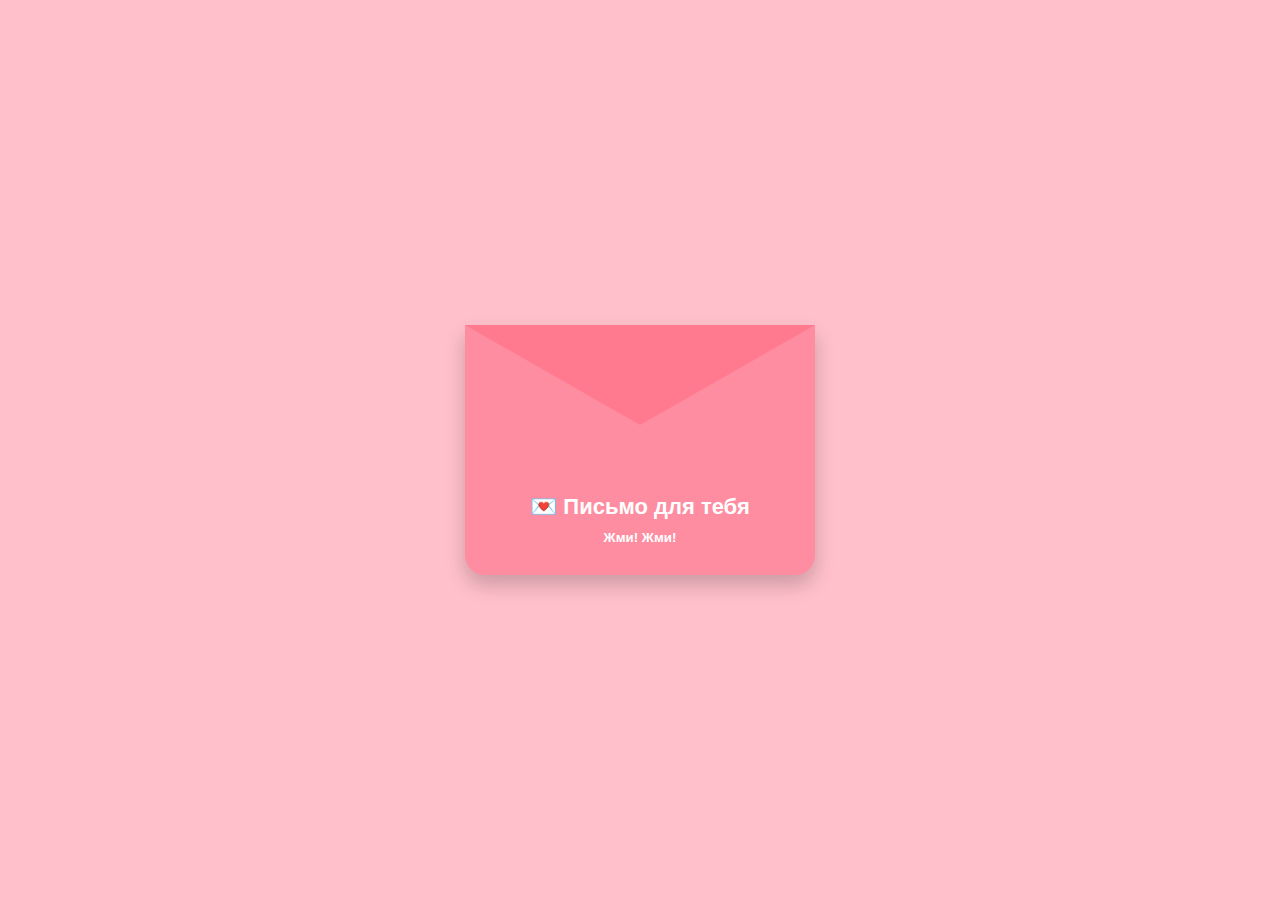
<file: february14th/index.html>
<!DOCTYPE html>
<html lang="ru">
<head>
    <meta charset="UTF-8">
    <meta name="viewport" content="width=device-width, initial-scale=1.0">
    <title>Для моей любимой 💗</title>
    <link rel="stylesheet" href="style.css">
</head>
<body>
    <!-- КОНВЕРТ (закрытый) -->
    <div class="envelope" id="envelope">
        <div class="flap" id="flap"></div>
        <div class="envelope-content">
            <span class="envelope-text">💌 Письмо для тебя</span>
            <small>Жми! Жми!</small>
        </div>
    </div>

    <!-- ОТКРЫТКА -->
    <div class="card" id="card" style="display: none;">
        <!-- ЭТАП 1: вопрос и котик -->
        <div class="stage-1" id="stage1">
            <img src="kitten.jpg" alt="Котик" id="catImage" class="cat-img">
            <p class="question">Ты будешь моей валентинкой?</p>
            <div class="button-container">
                <button class="btn-no" id="btnNo">нет...</button>
                <button class="btn-yes" id="btnYes">ДА!!!!</button>
            </div>
        </div>

        <!-- ЭТАП 2: поздравление (скрыт сначала) -->
        <div class="stage-2" id="stage2" style="display: none;">
            <img src="avatar.jpg" alt="Аватар" class="avatar">
            <h2 class="greeting">С днём Святого Валентина!</h2>
            <p class="wish" id="customWish"></p>
            <button class="btn-thanks" id="btnThanks">Спасибоооо, люблю тебя!!!</button>
        </div>
    </div>

    <!-- ФИНАЛ -->
    <div class="final" id="final" style="display: none;">
        <h1>И я люблю тебя 💗</h1>
        <p class="reload-text">перезагрузи страницу чтобы посмотреть еще раз</p>
    </div>

    <script src="script.js"></script>
</body>
</html>
</file>
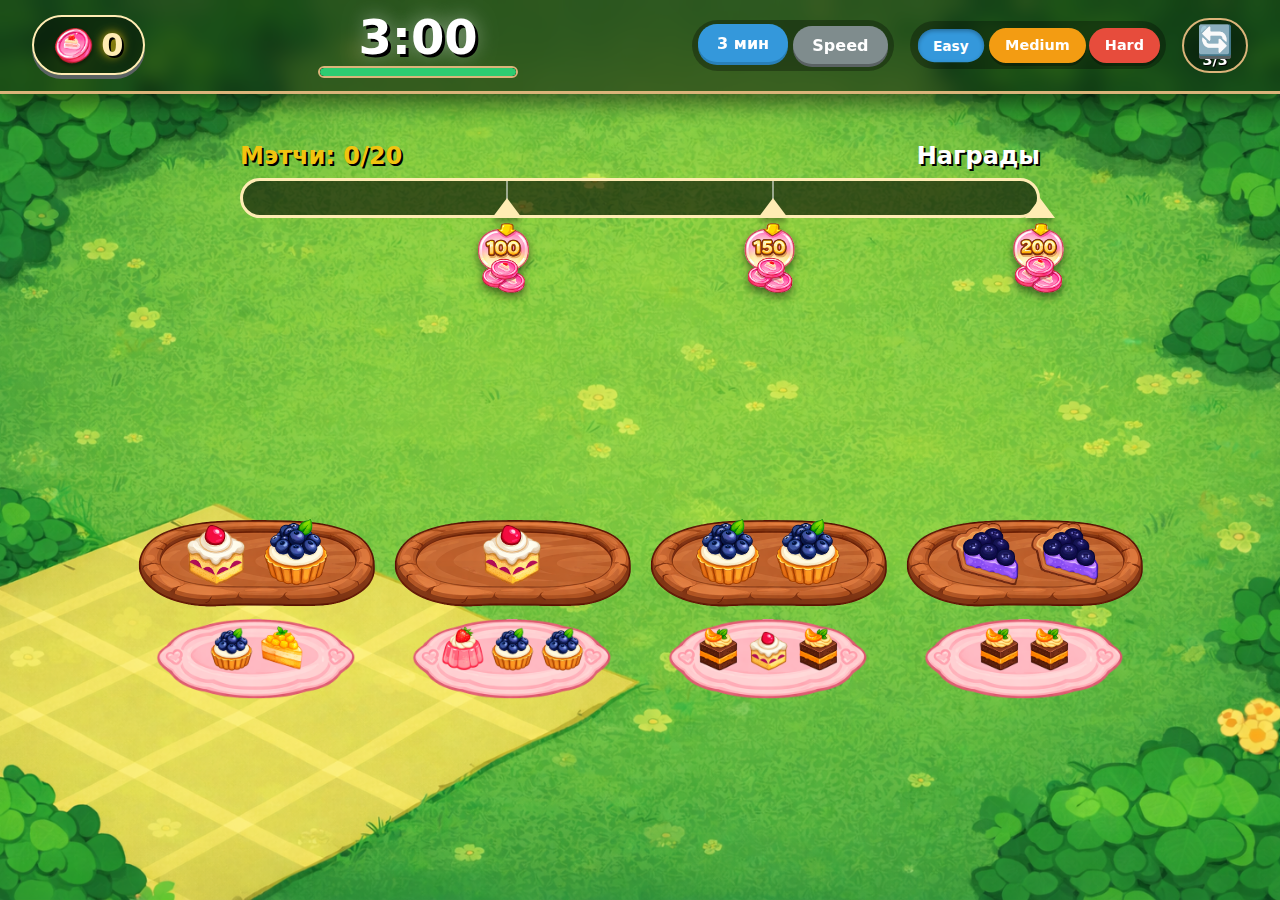
<file: game/index.html>
<!DOCTYPE html>
<html lang="ru">
<head>
    <meta charset="UTF-8">
    <meta name="viewport" content="width=device-width, initial-scale=1.0">
    <title>Тортики для любимой 💗</title>
    <style>
        * {
            box-sizing: border-box;
            user-select: none;
            font-family: 'Segoe UI', Roboto, system-ui, sans-serif;
        }

        body {
            min-height: 100vh;
            margin: 0;
            background-image: url('background.png');
            background-size: cover;
            background-position: center;
            display: flex;
            flex-direction: column;
            transition: filter 0.3s, background 0.3s;
        }

        .preloader {
            position: fixed;
            top: 0;
            left: 0;
            right: 0;
            bottom: 0;
            background: rgba(0, 0, 0, 0.9);
            backdrop-filter: blur(10px);
            z-index: 10000;
            display: flex;
            justify-content: center;
            align-items: center;
            transition: opacity 0.5s ease;
        }

        .preloader.hidden {
            opacity: 0;
            pointer-events: none;
        }

        .preloader-content {
            text-align: center;
            width: 400px;
        }

        .preloader-title {
            color: #ffecb3;
            font-size: 2.5rem;
            font-weight: bold;
            margin-bottom: 2rem;
            text-shadow: 3px 3px 0 #000;
        }

        .preloader-bar-bg {
            width: 100%;
            height: 30px;
            background: rgba(0, 0, 0, 0.6);
            border-radius: 30px;
            overflow: hidden;
            border: 3px solid #dbb47a;
            margin-bottom: 1rem;
        }

        .preloader-bar-fill {
            height: 100%;
            background: linear-gradient(90deg, #f1c40f, #f39c12);
            width: 0%;
            transition: width 0.2s ease;
            border-radius: 30px;
            box-shadow: 0 0 20px #f1c40f;
        }

        .preloader-text {
            color: white;
            font-size: 1.2rem;
            text-shadow: 2px 2px 0 #000;
        }

        .preloader-percent {
            color: #f1c40f;
            font-weight: bold;
            font-size: 1.5rem;
        }

        body.game-over {
            filter: brightness(0.7) sepia(0.3);
            position: relative;
        }

        body.game-over::before {
            content: '';
            position: fixed;
            top: 0;
            left: 0;
            right: 0;
            bottom: 0;
            background: rgba(255, 0, 0, 0.3);
            pointer-events: none;
            z-index: 100;
            animation: vignette 1s ease;
        }

        @keyframes vignette {
            0% { opacity: 0; }
            100% { opacity: 1; }
        }

        .top-bar {
            width: 100%;
            display: flex;
            align-items: center;
            justify-content: space-between;
            background: rgba(0, 0, 0, 0.5);
            backdrop-filter: blur(10px);
            border-bottom: 3px solid #dbb47a;
            padding: 0.8rem 2rem;
            box-shadow: 0 10px 20px rgba(0,0,0,0.5);
            position: relative;
            z-index: 10;
        }

        .balance-container {
            display: flex;
            align-items: center;
            gap: 0.5rem;
            background: rgba(0, 0, 0, 0.4);
            padding: 0.5rem 1.2rem;
            border-radius: 40px;
            border: 2px solid #ffecb3;
            box-shadow: 0 4px 0 #5a6263;
            cursor: pointer;
            transition: all 0.2s;
        }

        .balance-container:hover {
            transform: translateY(-2px);
            box-shadow: 0 6px 0 #5a6263;
        }

        .balance-container.active {
            transform: translateY(2px);
            box-shadow: 0 2px 0 #5a6263;
        }

        .coin-icon {
            width: 40px;
            height: 40px;
            background-image: url('coin.png');
            background-size: contain;
            background-position: center;
            background-repeat: no-repeat;
            filter: drop-shadow(0 2px 2px rgba(0,0,0,0.5));
        }

        .balance-amount {
            font-size: 2rem;
            font-weight: bold;
            color: #ffecb3;
            text-shadow: 2px 2px 0 #000, 0 0 10px #f1c40f;
        }

        .stats-dropdown {
            position: absolute;
            top: 100%;
            left: 2rem;
            background: rgba(0, 0, 0, 0.9);
            backdrop-filter: blur(10px);
            border: 3px solid #dbb47a;
            border-radius: 20px;
            padding: 1.5rem;
            margin-top: 0.5rem;
            min-width: 400px;
            z-index: 1000;
            display: none;
            box-shadow: 0 10px 30px rgba(0,0,0,0.8);
        }

        .stats-dropdown.show {
            display: block;
            animation: slideDown 0.3s ease;
        }

        @keyframes slideDown {
            from {
                opacity: 0;
                transform: translateY(-10px);
            }
            to {
                opacity: 1;
                transform: translateY(0);
            }
        }

        .stats-header {
            display: flex;
            justify-content: space-between;
            align-items: center;
            margin-bottom: 1rem;
            color: #ffecb3;
            font-size: 1.5rem;
            font-weight: bold;
            text-shadow: 2px 2px 0 #000;
        }

        .close-stats {
            font-size: 2rem;
            cursor: pointer;
            line-height: 1;
            padding: 0 0.5rem;
        }

        .close-stats:hover {
            color: #e74c3c;
        }

        .stats-grid {
            display: grid;
            grid-template-columns: repeat(2, 1fr);
            gap: 1rem;
        }

        .stat-item {
            background: rgba(255, 255, 255, 0.1);
            padding: 1rem;
            border-radius: 15px;
            text-align: center;
            border: 1px solid #dbb47a;
        }

        .stat-value {
            font-size: 2rem;
            font-weight: bold;
            color: #f1c40f;
            text-shadow: 2px 2px 0 #000;
            line-height: 1.2;
        }

        .stat-label {
            color: white;
            font-size: 0.9rem;
            opacity: 0.9;
        }

        .profile-selector {
            display: flex;
            gap: 0.5rem;
            margin-top: 1rem;
            justify-content: center;
        }

        .profile-btn {
            padding: 0.5rem 1rem;
            font-size: 1rem;
            font-weight: bold;
            border: none;
            border-radius: 30px;
            cursor: pointer;
            background: #7f8c8d;
            color: white;
            transition: all 0.1s;
            flex: 1;
        }

        .profile-btn.active {
            background: #3498db;
            transform: scale(0.95);
        }

        .save-buttons {
            display: flex;
            gap: 0.5rem;
            margin-top: 1rem;
        }

        .save-btn {
            flex: 1;
            padding: 0.5rem;
            font-size: 0.9rem;
            font-weight: bold;
            border: none;
            border-radius: 30px;
            cursor: pointer;
            color: white;
            transition: all 0.1s;
        }

        .save-btn.save { background: #2ecc71; }
        .save-btn.export { background: #f39c12; }
        .save-btn.import { background: #9b59b6; }
        .save-btn:active { transform: scale(0.95); }

        .timer-center {
            display: flex;
            flex-direction: column;
            align-items: center;
            min-width: 200px;
        }

        .timer-display {
            font-size: 3rem;
            font-weight: bold;
            color: white;
            text-shadow: 3px 3px 0 #000, 0 0 20px rgba(255,255,255,0.5);
            line-height: 1;
            margin-bottom: 5px;
        }

        .timer-bar-container {
            width: 100%;
            height: 12px;
            background: rgba(0, 0, 0, 0.6);
            border-radius: 20px;
            overflow: hidden;
            border: 2px solid #dbb47a;
            box-shadow: inset 0 2px 5px rgba(0,0,0,0.5);
        }

        .timer-bar-fill {
            height: 100%;
            width: 100%;
            transition: width 0.1s linear, background-color 0.3s ease;
            border-radius: 20px;
            box-shadow: 0 0 10px currentColor;
        }

        .right-panel {
            display: flex;
            align-items: center;
            gap: 1rem;
        }

        .mode-selector {
            display: flex;
            gap: 0.3rem;
            background: rgba(0,0,0,0.3);
            padding: 0.4rem;
            border-radius: 40px;
        }

        .mode-btn {
            padding: 0.6rem 1.2rem;
            font-size: 1rem;
            font-weight: bold;
            border: none;
            border-radius: 35px;
            cursor: pointer;
            transition: all 0.1s;
            color: white;
            background: #7f8c8d;
            box-shadow: 0 3px 0 #5a6263;
        }

        .mode-btn.active {
            background: #3498db;
            box-shadow: 0 3px 0 #2980b9;
            transform: translateY(-2px);
        }

        .difficulty-selector {
            display: flex;
            gap: 0.2rem;
            background: rgba(0,0,0,0.3);
            padding: 0.4rem;
            border-radius: 40px;
        }

        .difficulty-btn {
            padding: 0.6rem 1rem;
            font-size: 0.9rem;
            font-weight: bold;
            border: none;
            border-radius: 35px;
            cursor: pointer;
            transition: all 0.1s;
            color: white;
            box-shadow: 0 3px 0 rgba(0,0,0,0.3);
        }

        .difficulty-btn.easy { background: #3498db; }
        .difficulty-btn.medium { background: #f39c12; }
        .difficulty-btn.hard { background: #e74c3c; }
        .difficulty-btn.active { transform: scale(0.95); box-shadow: inset 0 2px 5px rgba(0,0,0,0.3); }

        .refresh-container {
            display: flex;
            flex-direction: column;
            align-items: center;
            background: rgba(0,0,0,0.3);
            padding: 0.2rem 0.8rem;
            border-radius: 30px;
            border: 2px solid #dbb47a;
        }

        .refresh-btn {
            font-size: 1.8rem;
            cursor: pointer;
            filter: drop-shadow(0 3px 0 #5a6263);
            transition: all 0.1s;
        }

        .refresh-btn:active {
            transform: translateY(3px);
            filter: drop-shadow(0 0 0 #5a6263);
        }

        .refresh-count {
            color: white;
            font-size: 0.9rem;
            font-weight: bold;
            text-shadow: 1px 1px 0 #000;
            margin-top: -5px;
        }

        .progress-wrapper {
            width: 100%;
            max-width: 800px;
            margin: 1rem auto;
            position: relative;
            padding: 2rem 0 1rem;
        }

        .goal-container {
            width: 100%;
            position: relative;
        }

        .goal-header {
            display: flex;
            justify-content: space-between;
            color: white;
            font-size: 1.5rem;
            font-weight: bold;
            margin-bottom: 0.5rem;
            text-shadow: 2px 2px 0 #000;
        }

        .goal-header span:first-child {
            color: #f1c40f;
        }

        .goal-bar-bg {
            width: 100%;
            height: 40px;
            background: rgba(0, 0, 0, 0.6);
            border-radius: 30px;
            overflow: hidden;
            border: 3px solid #ffecb3;
            position: relative;
        }

        .goal-bar-fill {
            height: 100%;
            background: #f1c40f;
            width: 0%;
            transition: width 0.3s ease;
            border-radius: 30px;
            box-shadow: 0 0 20px #f1c40f;
        }

        .goal-markers {
            position: absolute;
            top: 0;
            left: 0;
            right: 0;
            bottom: 0;
            display: flex;
            pointer-events: none;
        }

        .goal-marker {
            flex: 1;
            height: 100%;
            border-right: 2px solid rgba(255, 255, 255, 0.5);
        }

        .goal-marker:last-child {
            border-right: none;
        }

        .reward-bubbles {
            position: relative;
            width: 100%;
            height: 100px;
            margin-top: -20px;
        }

        .reward-bubble {
            position: absolute;
            top: 0;
            transform: translateX(-50%);
            display: flex;
            flex-direction: column;
            align-items: center;
            transition: all 0.3s ease;
        }

        .bubble-arrow {
            width: 0;
            height: 0;
            border-left: 15px solid transparent;
            border-right: 15px solid transparent;
            border-bottom: 20px solid #ffecb3;
            margin-bottom: 5px;
            filter: drop-shadow(0 4px 2px rgba(0,0,0,0.3));
        }

        .bubble-icon {
            width: 70px;
            height: 70px;
            background-size: contain;
            background-position: center;
            background-repeat: no-repeat;
            transition: all 0.3s ease;
            filter: drop-shadow(0 4px 4px rgba(0,0,0,0.5));
            position: relative;
        }

        .reward-bubble.collected .bubble-icon::after {
            content: '✓';
            position: absolute;
            top: -10px;
            right: -10px;
            width: 30px;
            height: 30px;
            background: #2ecc71;
            color: white;
            font-size: 1.5rem;
            font-weight: bold;
            border-radius: 50%;
            display: flex;
            align-items: center;
            justify-content: center;
            border: 2px solid white;
            box-shadow: 0 2px 5px rgba(0,0,0,0.3);
        }

        .center-wrapper {
            flex: 1;
            display: flex;
            justify-content: center;
            align-items: center;
            padding: 1rem;
        }

        .board {
            display: flex;
            flex-wrap: wrap;
            justify-content: center;
            gap: 1rem;
            max-width: 1100px;
        }

        .plank {
            width: 240px;
            height: 95px;
            background-image: url('table.png');
            background-size: 100% 100%;
            background-repeat: no-repeat;
            position: relative;
            border: none;
            margin-bottom: 8px;
        }

        .cakes-area {
            position: absolute;
            top: 0px;
            left: 50%;
            transform: translateX(-50%);
            width: 210px;
            height: 70px;
            display: flex;
            justify-content: center;
            align-items: center;
            gap: 10px;
        }

        .cake {
            width: 70px;
            height: 70px;
            background-size: contain;
            background-position: center;
            background-repeat: no-repeat;
            cursor: grab;
            background-color: transparent;
            border: none;
            outline: none;
            transition: transform 0.2s ease, opacity 0.2s ease;
        }

        .cake:active {
            cursor: grabbing;
            transform: scale(0.95);
        }

        .cake.dragging { opacity: 0.7; }
        .cake.matched { animation: flyAway 0.5s ease forwards; }

        @keyframes flyAway {
            0% { transform: translateY(0) scale(1); opacity: 1; }
            50% { transform: translateY(-50px) scale(1.2); opacity: 0.8; }
            100% { transform: translateY(-200px) scale(0.5); opacity: 0; }
        }

        /* Генерируем стили для 22 видов тортиков */
        .cake[data-flavor="0"] { background-image: url('cupcake1.png'); }
        .cake[data-flavor="1"] { background-image: url('cupcake2.png'); }
        .cake[data-flavor="2"] { background-image: url('cupcake3.png'); }
        .cake[data-flavor="3"] { background-image: url('cupcake4.png'); }
        .cake[data-flavor="4"] { background-image: url('cupcake5.png'); }
        .cake[data-flavor="5"] { background-image: url('cupcake6.png'); }
        .cake[data-flavor="6"] { background-image: url('cupcake7.png'); }
        .cake[data-flavor="7"] { background-image: url('cupcake8.png'); }
        .cake[data-flavor="8"] { background-image: url('cupcake9.png'); }
        .cake[data-flavor="9"] { background-image: url('cupcake10.png'); }
        .cake[data-flavor="10"] { background-image: url('cupcake11.png'); }
        .cake[data-flavor="11"] { background-image: url('cupcake12.png'); }
        .cake[data-flavor="12"] { background-image: url('cupcake13.png'); }
        .cake[data-flavor="13"] { background-image: url('cupcake14.png'); }
        .cake[data-flavor="14"] { background-image: url('cupcake15.png'); }
        .cake[data-flavor="15"] { background-image: url('cupcake16.png'); }
        .cake[data-flavor="16"] { background-image: url('cupcake17.png'); }
        .cake[data-flavor="17"] { background-image: url('cupcake18.png'); }
        .cake[data-flavor="18"] { background-image: url('cupcake19.png'); }
        .cake[data-flavor="19"] { background-image: url('cupcake20.png'); }
        .cake[data-flavor="20"] { background-image: url('cupcake21.png'); }
        .cake[data-flavor="21"] { background-image: url('cupcake22.png'); }

        .plate-wrapper {
            width: 200px;
            height: 80px;
            margin: 0 auto;
            background-image: url('plate.png');
            background-size: 100% 100%;
            background-repeat: no-repeat;
            position: relative;
            border: none;
        }

        .plate-area {
            position: absolute;
            top: -10px;
            left: 50%;
            transform: translateX(-50%);
            width: 160px;
            height: 80px;
            display: flex;
            justify-content: center;
            align-items: center;
            gap: 5px;
        }

        .future-cake {
            width: 45px;
            height: 45px;
            background-size: contain;
            background-position: center;
            background-repeat: no-repeat;
            background-color: transparent;
            border: none;
            outline: none;
        }

        .future-cake[data-flavor="0"] { background-image: url('cupcake1.png'); }
        .future-cake[data-flavor="1"] { background-image: url('cupcake2.png'); }
        .future-cake[data-flavor="2"] { background-image: url('cupcake3.png'); }
        .future-cake[data-flavor="3"] { background-image: url('cupcake4.png'); }
        .future-cake[data-flavor="4"] { background-image: url('cupcake5.png'); }
        .future-cake[data-flavor="5"] { background-image: url('cupcake6.png'); }
        .future-cake[data-flavor="6"] { background-image: url('cupcake7.png'); }
        .future-cake[data-flavor="7"] { background-image: url('cupcake8.png'); }
        .future-cake[data-flavor="8"] { background-image: url('cupcake9.png'); }
        .future-cake[data-flavor="9"] { background-image: url('cupcake10.png'); }
        .future-cake[data-flavor="10"] { background-image: url('cupcake11.png'); }
        .future-cake[data-flavor="11"] { background-image: url('cupcake12.png'); }
        .future-cake[data-flavor="12"] { background-image: url('cupcake13.png'); }
        .future-cake[data-flavor="13"] { background-image: url('cupcake14.png'); }
        .future-cake[data-flavor="14"] { background-image: url('cupcake15.png'); }
        .future-cake[data-flavor="15"] { background-image: url('cupcake16.png'); }
        .future-cake[data-flavor="16"] { background-image: url('cupcake17.png'); }
        .future-cake[data-flavor="17"] { background-image: url('cupcake18.png'); }
        .future-cake[data-flavor="18"] { background-image: url('cupcake19.png'); }
        .future-cake[data-flavor="19"] { background-image: url('cupcake20.png'); }
        .future-cake[data-flavor="20"] { background-image: url('cupcake21.png'); }
        .future-cake[data-flavor="21"] { background-image: url('cupcake22.png'); }

        .modal {
            display: none;
            position: fixed;
            top: 0;
            left: 0;
            right: 0;
            bottom: 0;
            background: rgba(0, 0, 0, 0.8);
            z-index: 2000;
            justify-content: center;
            align-items: center;
        }

        .modal.show {
            display: flex;
        }

        .modal-content {
            background: linear-gradient(145deg, #2b4638, #1e3529);
            padding: 2rem;
            border-radius: 3rem;
            border: 4px solid #dbb47a;
            max-width: 500px;
            width: 90%;
        }

        .modal-content h3 {
            color: #ffecb3;
            font-size: 1.8rem;
            margin-bottom: 1rem;
            text-align: center;
        }

        .modal-content textarea {
            width: 100%;
            height: 150px;
            background: rgba(0, 0, 0, 0.5);
            border: 2px solid #dbb47a;
            border-radius: 15px;
            color: white;
            padding: 1rem;
            font-size: 0.9rem;
            margin-bottom: 1rem;
            resize: vertical;
        }

        .modal-buttons {
            display: flex;
            gap: 1rem;
            justify-content: center;
        }

        .modal-btn {
            padding: 0.6rem 1.5rem;
            font-size: 1rem;
            border: none;
            border-radius: 30px;
            cursor: pointer;
            font-weight: bold;
        }

        .modal-btn.confirm {
            background: #2ecc71;
            color: white;
        }

        .modal-btn.cancel {
            background: #e74c3c;
            color: white;
        }

        .game-overlay {
            position: fixed;
            top: 0;
            left: 0;
            right: 0;
            bottom: 0;
            background: rgba(0, 0, 0, 0.7);
            display: none;
            justify-content: center;
            align-items: center;
            z-index: 1000;
            backdrop-filter: blur(5px);
        }

        .game-overlay.show { display: flex; }

        .game-over-content {
            background: linear-gradient(145deg, #2b4638, #1e3529);
            padding: 2.5rem;
            border-radius: 4rem;
            text-align: center;
            border: 4px solid #dbb47a;
        }

        .game-over-content h2 {
            color: #ffecb3;
            font-size: 2.5rem;
            margin-bottom: 1.5rem;
            text-shadow: 2px 2px 0 #000;
        }

        .restart-btn {
            background: #e74c3c;
            color: white;
            font-size: 1.5rem;
            padding: 0.6rem 2rem;
            border: none;
            border-radius: 3rem;
            cursor: pointer;
            font-weight: bold;
            box-shadow: 0 4px 0 #c0392b;
            transition: 0.05s linear;
        }

        .restart-btn:active { transform: translateY(4px); box-shadow: none; }

        .victory-overlay {
            position: fixed;
            top: 0;
            left: 0;
            right: 0;
            bottom: 0;
            background: rgba(0, 0, 0, 0.8);
            display: none;
            justify-content: center;
            align-items: center;
            z-index: 1000;
            backdrop-filter: blur(5px);
        }

        .victory-overlay.show { display: flex; }

        .victory-content {
            background: linear-gradient(145deg, #f1c40f, #f39c12);
            padding: 2.5rem;
            border-radius: 4rem;
            text-align: center;
            border: 4px solid #ffecb3;
        }

        .victory-content h2 {
            color: white;
            font-size: 2.5rem;
            margin-bottom: 1.5rem;
            text-shadow: 2px 2px 0 #000;
        }
    </style>
</head>
<body>
    <!-- Прелоадер -->
    <div class="preloader" id="preloader">
        <div class="preloader-content">
            <div class="preloader-title">Загрузка...</div>
            <div class="preloader-bar-bg">
                <div class="preloader-bar-fill" id="preloaderBar" style="width: 0%;"></div>
            </div>
            <div class="preloader-text">
                <span id="preloaderFileName">Подготовка текстур</span>
                <span class="preloader-percent" id="preloaderPercent">0%</span>
            </div>
        </div>
    </div>

    <!-- Верхняя панель -->
    <div class="top-bar">
        <div class="balance-container" id="balanceContainer">
            <div class="coin-icon"></div>
            <div class="balance-amount" id="balanceDisplay">0</div>
        </div>

        <div class="stats-dropdown" id="statsDropdown">
            <div class="stats-header">
                <span>Статистика</span>
                <span class="close-stats" id="closeStats">×</span>
            </div>
            <div class="stats-grid">
                <div class="stat-item">
                    <div class="stat-value" id="totalMatches">0</div>
                    <div class="stat-label">Всего мэтчей</div>
                </div>
                <div class="stat-item">
                    <div class="stat-value" id="totalWins">0</div>
                    <div class="stat-label">Побед</div>
                </div>
                <div class="stat-item">
                    <div class="stat-value" id="totalGames">0</div>
                    <div class="stat-label">Игр сыграно</div>
                </div>
                <div class="stat-item">
                    <div class="stat-value" id="bestScore">0</div>
                    <div class="stat-label">Рекорд</div>
                </div>
                <div class="stat-item">
                    <div class="stat-value" id="totalCoins">0</div>
                    <div class="stat-label">Всего монет</div>
                </div>
                <div class="stat-item">
                    <div class="stat-value" id="winPercent">0%</div>
                    <div class="stat-label">% побед</div>
                </div>
            </div>

            <div class="profile-selector">
                <button class="profile-btn active" data-profile="guest1">Гость 1</button>
                <button class="profile-btn" data-profile="guest2">Гость 2</button>
                <button class="profile-btn" data-profile="guest3">Гость 3</button>
            </div>

            <div class="save-buttons">
                <button class="save-btn save" id="saveGameBtn">Сохранить</button>
                <button class="save-btn export" id="exportGameBtn">Экспорт</button>
                <button class="save-btn import" id="importGameBtn">Импорт</button>
            </div>
        </div>

        <div class="timer-center">
            <div class="timer-display" id="timerDisplay">3:00</div>
            <div class="timer-bar-container">
                <div class="timer-bar-fill" id="timerBar" style="width: 100%; background-color: #2ecc71;"></div>
            </div>
        </div>

        <div class="right-panel">
            <div class="mode-selector">
                <button class="mode-btn active" data-mode="timed">3 мин</button>
                <button class="mode-btn" data-mode="speed">Speed</button>
            </div>

            <div class="difficulty-selector">
                <button class="difficulty-btn easy active" data-difficulty="easy">Easy</button>
                <button class="difficulty-btn medium" data-difficulty="medium">Medium</button>
                <button class="difficulty-btn hard" data-difficulty="hard">Hard</button>
            </div>

            <div class="refresh-container">
                <div class="refresh-btn" id="refreshBtn">🔄</div>
                <div class="refresh-count" id="refreshCount">3/3</div>
            </div>
        </div>
    </div>

    <!-- Прогресс-бар с наградами -->
    <div class="progress-wrapper">
        <div class="goal-container">
            <div class="goal-header">
                <span>Мэтчи: <span id="matchesCount">0</span>/<span id="goalCount">20</span></span>
                <span>Награды</span>
            </div>
            <div class="goal-bar-bg">
                <div class="goal-bar-fill" id="goalProgress" style="width: 0%;"></div>
                <div class="goal-markers">
                    <div class="goal-marker"></div>
                    <div class="goal-marker"></div>
                    <div class="goal-marker"></div>
                </div>
            </div>
        </div>

        <div class="reward-bubbles">
            <div class="reward-bubble" id="reward1" style="left: 33.33%;">
                <div class="bubble-arrow"></div>
                <div class="bubble-icon" style="background-image: url('100coins.png');"></div>
            </div>
            <div class="reward-bubble" id="reward2" style="left: 66.66%;">
                <div class="bubble-arrow"></div>
                <div class="bubble-icon" style="background-image: url('150coins.png');"></div>
            </div>
            <div class="reward-bubble" id="reward3" style="left: 100%;">
                <div class="bubble-arrow"></div>
                <div class="bubble-icon" style="background-image: url('200coins.png');"></div>
            </div>
        </div>
    </div>
    
    <div class="center-wrapper">
        <div class="board" id="board"></div>
    </div>

    <!-- Модальные окна -->
    <div class="modal" id="exportModal">
        <div class="modal-content">
            <h3>📤 Экспорт сохранения</h3>
            <textarea id="exportData" readonly></textarea>
            <div class="modal-buttons">
                <button class="modal-btn confirm" id="copyExportBtn">Копировать</button>
                <button class="modal-btn cancel" id="closeExportBtn">Закрыть</button>
            </div>
        </div>
    </div>

    <div class="modal" id="importModal">
        <div class="modal-content">
            <h3>📥 Импорт сохранения</h3>
            <textarea id="importData" placeholder="Вставьте сюда код сохранения..."></textarea>
            <div class="modal-buttons">
                <button class="modal-btn confirm" id="confirmImportBtn">Импорт</button>
                <button class="modal-btn cancel" id="closeImportBtn">Отмена</button>
            </div>
        </div>
    </div>

    <div class="game-overlay" id="gameOverlay">
        <div class="game-over-content">
            <h2 id="gameOverTitle">😢 Ты проиграл!</h2>
            <button class="restart-btn" id="restartFromOverlay">Начать заново</button>
        </div>
    </div>

    <div class="victory-overlay" id="victoryOverlay">
        <div class="victory-content">
            <h2>🎉 Победа!</h2>
            <button class="restart-btn" id="restartFromVictory">Играть снова</button>
        </div>
    </div>

    <script>
        // ========== ПРЕЛОАДЕР ТЕКСТУР ==========
        // Создаем массив с 22 текстурами тортиков + остальные
        const textures = [
            'background.png',
            'table.png',
            'plate.png',
            ...Array.from({ length: 22 }, (_, i) => `cupcake${i + 1}.png`),
            'coin.png',
            '100coins.png',
            '150coins.png',
            '200coins.png'
        ];

        let loadedCount = 0;
        const preloader = document.getElementById('preloader');
        const preloaderBar = document.getElementById('preloaderBar');
        const preloaderFileName = document.getElementById('preloaderFileName');
        const preloaderPercent = document.getElementById('preloaderPercent');

        function loadTextures() {
            textures.forEach((texture) => {
                const img = new Image();
                img.src = texture;
                img.onload = () => {
                    loadedCount++;
                    const percent = Math.round((loadedCount / textures.length) * 100);
                    preloaderBar.style.width = percent + '%';
                    preloaderFileName.textContent = texture;
                    preloaderPercent.textContent = percent + '%';
                    
                    if (loadedCount === textures.length) {
                        setTimeout(() => {
                            preloader.classList.add('hidden');
                            startGame();
                        }, 500);
                    }
                };
                img.onerror = () => {
                    loadedCount++;
                    const percent = Math.round((loadedCount / textures.length) * 100);
                    preloaderBar.style.width = percent + '%';
                    preloaderPercent.textContent = percent + '%';
                    
                    if (loadedCount === textures.length) {
                        setTimeout(() => {
                            preloader.classList.add('hidden');
                            startGame();
                        }, 500);
                    }
                };
            });
        }

        // ========== ИГРОВАЯ ЛОГИКА ==========
        function startGame() {
            const MAX_CAKES = 3;
            const MAX_REFRESHES = 3;
            const TOTAL_FLAVORS = 22; // Всего 22 вида тортиков
            const ACTIVE_FLAVORS = 8;  // Активно 7-8 видов на поле
            
            const difficultyConfig = {
                easy: { rows: 1, goalTimed: 20, goalSpeed: 20 },
                medium: { rows: 2, goalTimed: 30, goalSpeed: 30 },
                hard: { rows: 3, goalTimed: 40, goalSpeed: 40 }
            };

            const speedTimes = {
                easy: 10.0,
                medium: 7.5,
                hard: 5.0
            };

            let matches = 0;
            let goal = 20;
            let planks = [];
            let gameActive = false;
            let timerInterval = null;
            let currentTime = 180.0;
            let maxTime = 180.0;
            let currentMode = 'timed';
            let currentDifficulty = 'easy';
            let firstMatchMade = false;
            let refreshesLeft = MAX_REFRESHES;
            
            // Активные виды на текущем поле (максимум 8)
            let activeFlavors = [];
            
            let playerStats = {
                totalMatches: 0,
                totalWins: 0,
                totalGames: 0,
                bestScore: 0,
                totalCoinsEarned: 0
            };
            
            let currentProfile = 'guest1';
            let balance = 0;
            let rewardsCollected = {
                reward1: false,
                reward2: false,
                reward3: false
            };

            let draggedElement = null;
            let sourcePlankIdx = null;
            let sourceCakeIdx = null;

            // Элементы
            const body = document.body;
            const goalProgress = document.getElementById('goalProgress');
            const matchesCount = document.getElementById('matchesCount');
            const goalCount = document.getElementById('goalCount');
            const balanceDisplay = document.getElementById('balanceDisplay');
            const timerBar = document.getElementById('timerBar');
            const timerDisplay = document.getElementById('timerDisplay');
            const refreshCount = document.getElementById('refreshCount');
            const refreshBtn = document.getElementById('refreshBtn');
            const gameOverlay = document.getElementById('gameOverlay');
            const victoryOverlay = document.getElementById('victoryOverlay');
            const gameOverTitle = document.getElementById('gameOverTitle');
            
            const reward1 = document.getElementById('reward1');
            const reward2 = document.getElementById('reward2');
            const reward3 = document.getElementById('reward3');
            
            const totalMatchesEl = document.getElementById('totalMatches');
            const totalWinsEl = document.getElementById('totalWins');
            const totalGamesEl = document.getElementById('totalGames');
            const bestScoreEl = document.getElementById('bestScore');
            const totalCoinsEl = document.getElementById('totalCoins');
            const winPercentEl = document.getElementById('winPercent');
            
            const balanceContainer = document.getElementById('balanceContainer');
            const statsDropdown = document.getElementById('statsDropdown');
            const closeStats = document.getElementById('closeStats');
            
            const exportModal = document.getElementById('exportModal');
            const importModal = document.getElementById('importModal');
            const exportData = document.getElementById('exportData');
            const importData = document.getElementById('importData');

            // ========== UI СТАТИСТИКИ ==========
            balanceContainer.addEventListener('click', () => {
                statsDropdown.classList.toggle('show');
                balanceContainer.classList.toggle('active');
            });

            closeStats.addEventListener('click', () => {
                statsDropdown.classList.remove('show');
                balanceContainer.classList.remove('active');
            });

            document.addEventListener('click', (e) => {
                if (!balanceContainer.contains(e.target) && !statsDropdown.contains(e.target)) {
                    statsDropdown.classList.remove('show');
                    balanceContainer.classList.remove('active');
                }
            });

            // ========== СИСТЕМА СОХРАНЕНИЙ ==========
            function loadFromStorage() {
                try {
                    const saved = localStorage.getItem(`cakeGame_${currentProfile}`);
                    if (saved) {
                        const data = JSON.parse(saved);
                        playerStats = data.playerStats || {
                            totalMatches: 0,
                            totalWins: 0,
                            totalGames: 0,
                            bestScore: 0,
                            totalCoinsEarned: 0
                        };
                        balance = data.balance || 0;
                        rewardsCollected = data.rewardsCollected || {
                            reward1: false,
                            reward2: false,
                            reward3: false
                        };
                        matches = data.matches || 0;
                        updateStats();
                        updateBalance();
                        updateRewardsUI();
                        updateCounter();
                    }
                } catch (e) {
                    console.error('Ошибка загрузки:', e);
                }
            }
            
            function saveToStorage() {
                try {
                    const data = {
                        playerStats,
                        balance,
                        rewardsCollected,
                        matches,
                        version: '1.0'
                    };
                    localStorage.setItem(`cakeGame_${currentProfile}`, JSON.stringify(data));
                    updateStats();
                } catch (e) {
                    console.error('Ошибка сохранения:', e);
                }
            }
            
            function exportGame() {
                const data = {
                    playerStats,
                    balance,
                    rewardsCollected,
                    matches,
                    profile: currentProfile,
                    version: '1.0'
                };
                
                const json = JSON.stringify(data);
                const base64 = btoa(unescape(encodeURIComponent(json)));
                exportData.value = base64;
                exportModal.classList.add('show');
            }
            
            function importGame(code) {
                try {
                    const json = decodeURIComponent(escape(atob(code)));
                    const data = JSON.parse(json);
                    
                    if (data.version === '1.0') {
                        playerStats = data.playerStats || {
                            totalMatches: 0,
                            totalWins: 0,
                            totalGames: 0,
                            bestScore: 0,
                            totalCoinsEarned: 0
                        };
                        balance = data.balance || 0;
                        rewardsCollected = data.rewardsCollected || {
                            reward1: false,
                            reward2: false,
                            reward3: false
                        };
                        matches = data.matches || 0;
                        
                        saveToStorage();
                        updateStats();
                        updateBalance();
                        updateRewardsUI();
                        updateCounter();
                        importModal.classList.remove('show');
                    }
                } catch (e) {
                    console.error('Ошибка импорта:', e);
                }
            }
            
            function updateStats() {
                totalMatchesEl.textContent = playerStats.totalMatches || 0;
                totalWinsEl.textContent = playerStats.totalWins || 0;
                totalGamesEl.textContent = playerStats.totalGames || 0;
                bestScoreEl.textContent = playerStats.bestScore || 0;
                totalCoinsEl.textContent = playerStats.totalCoinsEarned || 0;
                
                const winPercent = playerStats.totalGames > 0 
                    ? Math.round((playerStats.totalWins / playerStats.totalGames) * 100)
                    : 0;
                winPercentEl.textContent = winPercent + '%';
            }
            
            function updateRewardsUI() {
                if (rewardsCollected.reward1) reward1.classList.add('collected');
                if (rewardsCollected.reward2) reward2.classList.add('collected');
                if (rewardsCollected.reward3) reward3.classList.add('collected');
            }

            function updateBalance() {
                balanceDisplay.textContent = balance;
            }

            // ========== ИГРОВАЯ ЛОГИКА ==========
            
            // Функция для получения случайного вкуса из активных
            function randomFlavor() {
                // Если активных видов нет или меньше 8, инициализируем
                if (activeFlavors.length < ACTIVE_FLAVORS) {
                    refreshActiveFlavors();
                }
                // Выбираем случайный из активных
                return activeFlavors[Math.floor(Math.random() * activeFlavors.length)];
            }
            
            // Обновление пула активных видов
            function refreshActiveFlavors() {
                // Генерируем 7-8 случайных видов из 22
                const count = ACTIVE_FLAVORS;
                const newFlavors = new Set();
                
                // Сначала добавляем текущие виды с досок (если есть)
                if (planks && planks.length > 0) {
                    planks.forEach(plank => {
                        plank.current.forEach(flavor => newFlavors.add(flavor));
                        plank.future.forEach(flavor => newFlavors.add(flavor));
                    });
                }
                
                // Добиваем до 8 случайными
                while (newFlavors.size < count) {
                    newFlavors.add(Math.floor(Math.random() * TOTAL_FLAVORS));
                }
                
                activeFlavors = Array.from(newFlavors).slice(0, count);
            }
            
            // Функция для проверки и пополнения пустых досок
            function refillEmptyPlanks() {
                if (!gameActive) return;
                
                let refilled = false;
                
                planks.forEach(plank => {
                    // Если доска пуста
                    if (plank.current.length === 0) {
                        refilled = true;
                        // Берем все из future
                        const futureCopy = [...plank.future];
                        
                        // Переносим будущие в текущие (максимум 3)
                        for (let f = 0; f < Math.min(futureCopy.length, MAX_CAKES); f++) {
                            plank.current.push(futureCopy[f]);
                        }
                        
                        // Генерируем новые будущие (столько же, сколько было)
                        const newFutureCount = futureCopy.length;
                        plank.future = [];
                        for (let n = 0; n < newFutureCount; n++) {
                            plank.future.push(randomFlavor());
                        }
                    }
                });
                
                if (refilled) {
                    renderBoard();
                }
            }

            function generatePlanks(count) {
                // Обновляем активные виды
                refreshActiveFlavors();
                
                const planks = [];
                
                for (let i = 0; i < count; i++) {
                    const flavors = [];
                    
                    // Гарантированная пара из активных видов
                    const pairFlavor = randomFlavor();
                    flavors.push(pairFlavor, pairFlavor);
                    
                    // Третий случайный (может быть из активных)
                    flavors.push(randomFlavor());
                    
                    // Перемешиваем
                    for (let j = flavors.length - 1; j > 0; j--) {
                        const rand = Math.floor(Math.random() * (j + 1));
                        [flavors[j], flavors[rand]] = [flavors[rand], flavors[j]];
                    }
                    
                    // Урезаем до 1-2 тортиков для начала
                    const startCount = 1 + Math.floor(Math.random() * 2);
                    const current = flavors.slice(0, startCount);
                    
                    const futureCount = 2 + Math.floor(Math.random() * 2);
                    const future = [];
                    for (let f = 0; f < futureCount; f++) {
                        future.push(randomFlavor());
                    }
                    
                    planks.push({ current, future });
                }
                
                return planks;
            }

            function checkRewards() {
                const percent = (matches / goal) * 100;
                
                if (!rewardsCollected.reward1 && percent >= 33.33) {
                    rewardsCollected.reward1 = true;
                    balance += 100;
                    playerStats.totalCoinsEarned += 100;
                    reward1.classList.add('collected');
                }
                
                if (!rewardsCollected.reward2 && percent >= 66.66) {
                    rewardsCollected.reward2 = true;
                    balance += 150;
                    playerStats.totalCoinsEarned += 150;
                    reward2.classList.add('collected');
                }
                
                if (!rewardsCollected.reward3 && percent >= 100) {
                    rewardsCollected.reward3 = true;
                    balance += 200;
                    playerStats.totalCoinsEarned += 200;
                    reward3.classList.add('collected');
                }
                
                updateBalance();
                updateStats();
            }

            function refreshBoard() {
                if (!gameActive || refreshesLeft <= 0) return;
                
                refreshesLeft--;
                refreshCount.textContent = `${refreshesLeft}/${MAX_REFRESHES}`;
                
                const totalPlanks = planks.length;
                planks = generatePlanks(totalPlanks);
                
                renderBoard();
            }

            function getTimerColor(percent) {
                if (percent > 66) return '#2ecc71';
                if (percent > 33) return '#f39c12';
                return '#e74c3c';
            }

            function initGame(resetRefreshes = true) {
                stopTimer();
                
                if (matches > 0) {
                    playerStats.totalGames++;
                }
                
                matches = 0;
                firstMatchMade = false;
                
                rewardsCollected = {
                    reward1: false,
                    reward2: false,
                    reward3: false
                };
                reward1.classList.remove('collected', 'unavailable');
                reward2.classList.remove('collected', 'unavailable');
                reward3.classList.remove('collected', 'unavailable');
                
                if (resetRefreshes) {
                    refreshesLeft = MAX_REFRESHES;
                }
                refreshCount.textContent = `${refreshesLeft}/${MAX_REFRESHES}`;
                
                const config = difficultyConfig[currentDifficulty];
                const totalPlanks = 4 * config.rows;
                
                if (currentMode === 'timed') {
                    goal = config.goalTimed;
                    maxTime = 180.0;
                } else {
                    goal = config.goalSpeed;
                    maxTime = speedTimes[currentDifficulty];
                }
                
                currentTime = maxTime;
                gameActive = true;
                body.classList.remove('game-over');
                gameOverlay.classList.remove('show');
                victoryOverlay.classList.remove('show');
                
                planks = generatePlanks(totalPlanks);
                
                updateCounter();
                updateTimerDisplay();
                renderBoard();
                updateStats();
            }

            function startTimer() {
                if (timerInterval) return;
                
                timerInterval = setInterval(() => {
                    if (!gameActive) return;
                    
                    currentTime -= 0.1;
                    
                    if (currentTime <= 0) {
                        currentTime = 0;
                        gameActive = false;
                        stopTimer();
                        body.classList.add('game-over');
                        gameOverTitle.textContent = currentMode === 'timed' ? 'Время вышло!' : 'Слишком медленно!';
                        gameOverlay.classList.add('show');
                    }
                    
                    updateTimerDisplay();
                }, 100);
            }

            function stopTimer() {
                if (timerInterval) {
                    clearInterval(timerInterval);
                    timerInterval = null;
                }
            }

            function resetTimer() {
                if (currentMode === 'speed') {
                    currentTime = maxTime;
                }
                updateTimerDisplay();
            }

            function updateTimerDisplay() {
                const percent = (currentTime / maxTime) * 100;
                timerBar.style.width = `${percent}%`;
                timerBar.style.backgroundColor = getTimerColor(percent);
                
                if (currentMode === 'timed') {
                    const minutes = Math.floor(currentTime / 60);
                    const seconds = Math.floor(currentTime % 60);
                    timerDisplay.textContent = `${minutes}:${seconds.toString().padStart(2, '0')}`;
                } else {
                    timerDisplay.textContent = `${currentTime.toFixed(1)}s`;
                }
            }

            function renderBoard() {
                const boardEl = document.getElementById('board');
                boardEl.innerHTML = '';

                planks.forEach((plank, plankIndex) => {
                    const container = document.createElement('div');
                    container.style.marginBottom = '15px';
                    container.style.display = 'flex';
                    container.style.flexDirection = 'column';
                    container.style.alignItems = 'center';

                    const plankDiv = document.createElement('div');
                    plankDiv.className = 'plank';
                    plankDiv.dataset.index = plankIndex;

                    const cakesArea = document.createElement('div');
                    cakesArea.className = 'cakes-area';

                    for (let pos = 0; pos < plank.current.length; pos++) {
                        const flavor = plank.current[pos];
                        const cake = document.createElement('div');
                        cake.className = 'cake';
                        cake.setAttribute('data-flavor', flavor);
                        cake.setAttribute('data-plank', plankIndex);
                        cake.setAttribute('data-position', pos);
                        cake.setAttribute('draggable', gameActive ? 'true' : 'false');

                        cake.addEventListener('dragstart', handleDragStart);
                        cake.addEventListener('dragend', handleDragEnd);
                        cake.addEventListener('dragover', (e) => e.preventDefault());
                        cake.addEventListener('drop', handleDropOnCake);

                        cakesArea.appendChild(cake);
                    }

                    plankDiv.appendChild(cakesArea);

                    const plateWrapper = document.createElement('div');
                    plateWrapper.className = 'plate-wrapper';

                    const plateArea = document.createElement('div');
                    plateArea.className = 'plate-area';

                    plank.future.forEach(flavor => {
                        const futureDiv = document.createElement('div');
                        futureDiv.className = 'future-cake';
                        futureDiv.setAttribute('data-flavor', flavor);
                        plateArea.appendChild(futureDiv);
                    });

                    plateWrapper.appendChild(plateArea);

                    container.appendChild(plankDiv);
                    container.appendChild(plateWrapper);

                    container.addEventListener('dragover', (e) => e.preventDefault());
                    container.addEventListener('drop', handleDropOnPlank);

                    boardEl.appendChild(container);
                });
            }

            function handleDragStart(e) {
                if (!gameActive) {
                    e.preventDefault();
                    return;
                }
                
                const cake = e.target.closest('.cake');
                if (!cake) return;

                sourcePlankIdx = parseInt(cake.dataset.plank, 10);
                sourceCakeIdx = parseInt(cake.dataset.position, 10);

                e.dataTransfer.setData('text/plain', JSON.stringify({
                    sourcePlank: sourcePlankIdx,
                    sourcePos: sourceCakeIdx
                }));

                cake.classList.add('dragging');
                draggedElement = cake;
            }

            function handleDragEnd(e) {
                if (draggedElement) {
                    draggedElement.classList.remove('dragging');
                }
                draggedElement = null;
                sourcePlankIdx = null;
                sourceCakeIdx = null;
            }

            function handleDropOnCake(e) {
                e.preventDefault();
                if (!gameActive) return;
                
                const targetCake = e.target.closest('.cake');
                if (!targetCake) return;

                const targetPlankIdx = targetCake.dataset.plank;
                if (targetPlankIdx === undefined) return;

                attemptMove(parseInt(targetPlankIdx, 10));
            }

            function handleDropOnPlank(e) {
                e.preventDefault();
                if (!gameActive) return;
                
                const container = e.target.closest('div[style*="margin-bottom"]');
                if (!container) return;

                const plankDiv = container.querySelector('.plank');
                if (!plankDiv) return;

                const targetPlankIdx = plankDiv.dataset.index;
                if (targetPlankIdx === undefined) return;

                attemptMove(parseInt(targetPlankIdx, 10));
            }

            function attemptMove(targetPlankIdx) {
                if (!gameActive) return;
                if (sourcePlankIdx === null || sourceCakeIdx === null) {
                    clearDrag();
                    return;
                }

                if (sourcePlankIdx === targetPlankIdx) {
                    clearDrag();
                    return;
                }

                const sourcePlank = planks[sourcePlankIdx];
                const targetPlank = planks[targetPlankIdx];

                if (sourceCakeIdx >= sourcePlank.current.length) {
                    clearDrag();
                    return;
                }

                if (targetPlank.current.length >= MAX_CAKES) {
                    clearDrag();
                    return;
                }

                const flavor = sourcePlank.current[sourceCakeIdx];

                sourcePlank.current.splice(sourceCakeIdx, 1);
                targetPlank.current.push(flavor);

                renderBoard();
                checkMatches();
                clearDrag();
                
                // Проверяем пустые доски и пополняем их
                setTimeout(() => {
                    refillEmptyPlanks();
                }, 100);
            }

            function checkMatches() {
                if (!gameActive) return;
                
                let matchPlanks = [];

                for (let i = 0; i < planks.length; i++) {
                    const plank = planks[i];
                    
                    if (plank.current.length === 3) {
                        const [a, b, c] = plank.current;
                        if (a === b && b === c) {
                            matchPlanks.push(i);
                        }
                    }
                }

                if (matchPlanks.length > 0) {
                    if (!firstMatchMade) {
                        firstMatchMade = true;
                        startTimer();
                    }
                    
                    animateMatches(matchPlanks);
                }
            }

            function animateMatches(matchPlanks) {
                const cakes = document.querySelectorAll('.cake');
                
                cakes.forEach(cake => {
                    const plankIdx = parseInt(cake.dataset.plank, 10);
                    if (matchPlanks.includes(plankIdx)) {
                        cake.classList.add('matched');
                    }
                });

                setTimeout(() => {
                    matchPlanks.forEach(plankIndex => {
                        matches++;
                        playerStats.totalMatches++;
                        
                        if (matches > playerStats.bestScore) {
                            playerStats.bestScore = matches;
                        }
                        
                        const plank = planks[plankIndex];
                        const futureCopy = [...plank.future];
                        
                        plank.current = [];
                        
                        for (let f = 0; f < Math.min(futureCopy.length, MAX_CAKES); f++) {
                            plank.current.push(futureCopy[f]);
                        }
                        
                        const newFutureCount = futureCopy.length;
                        plank.future = [];
                        for (let n = 0; n < newFutureCount; n++) {
                            plank.future.push(randomFlavor());
                        }
                    });

                    if (currentMode === 'speed') {
                        resetTimer();
                    }
                    
                    updateCounter();
                    checkRewards();
                    renderBoard();

                    if (matches >= goal) {
                        gameActive = false;
                        stopTimer();
                        playerStats.totalWins++;
                        victoryOverlay.classList.add('show');
                    } else {
                        // Обновляем активные виды после матчей
                        refreshActiveFlavors();
                        checkMatches();
                        refillEmptyPlanks();
                    }
                    
                    updateStats();
                    saveToStorage();
                }, 500);
            }

            function updateCounter() {
                matchesCount.textContent = matches;
                goalCount.textContent = goal;
                const percent = (matches / goal) * 100;
                goalProgress.style.width = `${percent}%`;
            }

            function clearDrag() {
                if (draggedElement) {
                    draggedElement.classList.remove('dragging');
                }
                draggedElement = null;
                sourcePlankIdx = null;
                sourceCakeIdx = null;
            }

            // ========== ОБРАБОТЧИКИ ==========
            
            document.querySelectorAll('.profile-btn').forEach(btn => {
                btn.addEventListener('click', (e) => {
                    document.querySelectorAll('.profile-btn').forEach(b => b.classList.remove('active'));
                    btn.classList.add('active');
                    
                    saveToStorage();
                    currentProfile = btn.dataset.profile;
                    loadFromStorage();
                    initGame(true);
                });
            });
            
            document.getElementById('saveGameBtn').addEventListener('click', saveToStorage);
            document.getElementById('exportGameBtn').addEventListener('click', exportGame);
            document.getElementById('importGameBtn').addEventListener('click', () => {
                importData.value = '';
                importModal.classList.add('show');
            });
            
            document.getElementById('copyExportBtn').addEventListener('click', () => {
                exportData.select();
                document.execCommand('copy');
                setTimeout(() => exportModal.classList.remove('show'), 500);
            });
            
            document.getElementById('closeExportBtn').addEventListener('click', () => {
                exportModal.classList.remove('show');
            });
            
            document.getElementById('closeImportBtn').addEventListener('click', () => {
                importModal.classList.remove('show');
            });
            
            document.getElementById('confirmImportBtn').addEventListener('click', () => {
                if (importData.value.trim()) {
                    importGame(importData.value.trim());
                }
            });
            
            document.querySelectorAll('.mode-btn').forEach(btn => {
                btn.addEventListener('click', (e) => {
                    document.querySelectorAll('.mode-btn').forEach(b => b.classList.remove('active'));
                    btn.classList.add('active');
                    currentMode = btn.dataset.mode;
                    initGame(true);
                });
            });

            document.querySelectorAll('.difficulty-btn').forEach(btn => {
                btn.addEventListener('click', (e) => {
                    document.querySelectorAll('.difficulty-btn').forEach(b => b.classList.remove('active'));
                    btn.classList.add('active');
                    currentDifficulty = btn.dataset.difficulty;
                    initGame(true);
                });
            });

            refreshBtn.addEventListener('click', refreshBoard);

            document.getElementById('restartFromOverlay').addEventListener('click', () => initGame(true));
            document.getElementById('restartFromVictory').addEventListener('click', () => initGame(true));

            document.addEventListener('dragover', (e) => e.preventDefault());
            document.addEventListener('drop', (e) => e.preventDefault());

            loadFromStorage();
            initGame(true);
        }

        // Запускаем загрузку текстур
        loadTextures();
    </script>
</body>
</html>
</file>
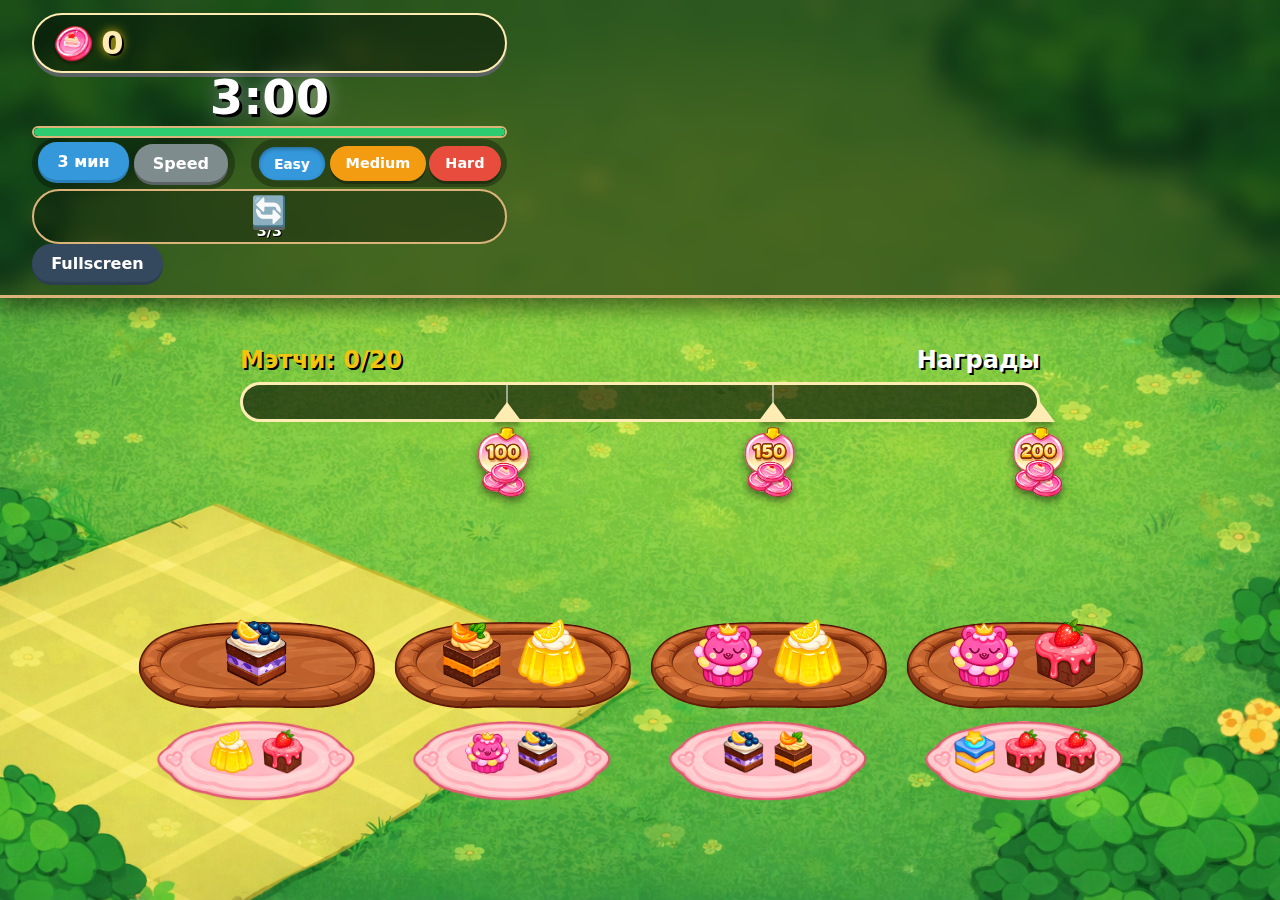
<file: gametest/index.html>
<!DOCTYPE html>
<html lang="ru">
<head>
    <meta charset="UTF-8">
    <meta name="viewport" content="width=device-width, initial-scale=1.0">
    <title>Тортики для любимой 💗</title>
    <style>
        * {
            box-sizing: border-box;
            user-select: none;
            font-family: 'Segoe UI', Roboto, system-ui, sans-serif;
        }

        
        html, body {
            height: 100%;
            width: 100%;
            overflow: hidden;
            overscroll-behavior: none;
            position: fixed;
            inset: 0;
            -webkit-overflow-scrolling: auto;
            e;
            position: fixed;
            inset: 0;
        }
body {
            min-height: 100vh;
            margin: 0;
            background-image: url('background.png');
            background-size: cover;
            background-position: center;
            display: flex;
            flex-direction: column;
            transition: filter 0.3s, background 0.3s;
        }

        .preloader {
            position: fixed;
            top: 0;
            left: 0;
            right: 0;
            bottom: 0;
            background: rgba(0, 0, 0, 0.9);
            backdrop-filter: blur(10px);
            z-index: 10000;
            display: flex;
            justify-content: center;
            align-items: center;
            transition: opacity 0.5s ease;
        }

        .preloader.hidden {
            opacity: 0;
            pointer-events: none;
        }

        .preloader-content {
            text-align: center;
            width: 400px;
        }

        .preloader-title {
            color: #ffecb3;
            font-size: 2.5rem;
            font-weight: bold;
            margin-bottom: 2rem;
            text-shadow: 3px 3px 0 #000;
        }

        .preloader-bar-bg {
            width: 100%;
            height: 30px;
            background: rgba(0, 0, 0, 0.6);
            border-radius: 30px;
            overflow: hidden;
            border: 3px solid #dbb47a;
            margin-bottom: 1rem;
        }

        .preloader-bar-fill {
            height: 100%;
            background: linear-gradient(90deg, #f1c40f, #f39c12);
            width: 0%;
            transition: width 0.2s ease;
            border-radius: 30px;
            box-shadow: 0 0 20px #f1c40f;
        }

        .preloader-text {
            color: white;
            font-size: 1.2rem;
            text-shadow: 2px 2px 0 #000;
        }

        .preloader-percent {
            color: #f1c40f;
            font-weight: bold;
            font-size: 1.5rem;
        }

        body.game-over {
            filter: brightness(0.7) sepia(0.3);
            position: relative;
        }

        body.game-over::before {
            content: '';
            position: fixed;
            top: 0;
            left: 0;
            right: 0;
            bottom: 0;
            background: rgba(255, 0, 0, 0.3);
            pointer-events: none;
            z-index: 100;
            animation: vignette 1s ease;
        }

        @keyframes vignette {
            0% { opacity: 0; }
            100% { opacity: 1; }
        }

        .top-bar {
            width: 100%;
            display: flex;
            align-items: center;
            justify-content: space-between;
            background: rgba(0, 0, 0, 0.5);
            backdrop-filter: blur(10px);
            border-bottom: 3px solid #dbb47a;
            padding: 0.8rem 2rem;
            box-shadow: 0 10px 20px rgba(0,0,0,0.5);
            position: relative;
            z-index: 10;
        }

        .balance-container {
            display: flex;
            align-items: center;
            gap: 0.5rem;
            background: rgba(0, 0, 0, 0.4);
            padding: 0.5rem 1.2rem;
            border-radius: 40px;
            border: 2px solid #ffecb3;
            box-shadow: 0 4px 0 #5a6263;
            cursor: pointer;
            transition: all 0.2s;
        }

        .balance-container:hover {
            transform: translateY(-2px);
            box-shadow: 0 6px 0 #5a6263;
        }

        .balance-container.active {
            transform: translateY(2px);
            box-shadow: 0 2px 0 #5a6263;
        }

        .coin-icon {
            width: 40px;
            height: 40px;
            background-image: url('coin.png');
            background-size: contain;
            background-position: center;
            background-repeat: no-repeat;
            filter: drop-shadow(0 2px 2px rgba(0,0,0,0.5));
        }

        .balance-amount {
            font-size: 2rem;
            font-weight: bold;
            color: #ffecb3;
            text-shadow: 2px 2px 0 #000, 0 0 10px #f1c40f;
        }

        .stats-dropdown {
            position: absolute;
            top: 100%;
            left: 2rem;
            background: rgba(0, 0, 0, 0.9);
            backdrop-filter: blur(10px);
            border: 3px solid #dbb47a;
            border-radius: 20px;
            padding: 1.5rem;
            margin-top: 0.5rem;
            min-width: 400px;
            z-index: 1000;
            display: none;
            box-shadow: 0 10px 30px rgba(0,0,0,0.8);
        }

        .stats-dropdown.show {
            display: block;
            animation: slideDown 0.3s ease;
        }

        @keyframes slideDown {
            from {
                opacity: 0;
                transform: translateY(-10px);
            }
            to {
                opacity: 1;
                transform: translateY(0);
            }
        }

        .stats-header {
            display: flex;
            justify-content: space-between;
            align-items: center;
            margin-bottom: 1rem;
            color: #ffecb3;
            font-size: 1.5rem;
            font-weight: bold;
            text-shadow: 2px 2px 0 #000;
        }

        .close-stats {
            font-size: 2rem;
            cursor: pointer;
            line-height: 1;
            padding: 0 0.5rem;
        }

        .close-stats:hover {
            color: #e74c3c;
        }

        .stats-grid {
            display: grid;
            grid-template-columns: repeat(2, 1fr);
            gap: 1rem;
        }

        .stat-item {
            background: rgba(255, 255, 255, 0.1);
            padding: 1rem;
            border-radius: 15px;
            text-align: center;
            border: 1px solid #dbb47a;
        }

        .stat-value {
            font-size: 2rem;
            font-weight: bold;
            color: #f1c40f;
            text-shadow: 2px 2px 0 #000;
            line-height: 1.2;
        }

        .stat-label {
            color: white;
            font-size: 0.9rem;
            opacity: 0.9;
        }

        .profile-selector {
            display: flex;
            gap: 0.5rem;
            margin-top: 1rem;
            justify-content: center;
        }

        .profile-btn {
            padding: 0.5rem 1rem;
            font-size: 1rem;
            font-weight: bold;
            border: none;
            border-radius: 30px;
            cursor: pointer;
            background: #7f8c8d;
            color: white;
            transition: all 0.1s;
            flex: 1;
        }

        .profile-btn.active {
            background: #3498db;
            transform: scale(0.95);
        }

        .save-buttons {
            display: flex;
            gap: 0.5rem;
            margin-top: 1rem;
        }

        .save-btn {
            flex: 1;
            padding: 0.5rem;
            font-size: 0.9rem;
            font-weight: bold;
            border: none;
            border-radius: 30px;
            cursor: pointer;
            color: white;
            transition: all 0.1s;
        }

        .save-btn.save { background: #2ecc71; }
        .save-btn.export { background: #f39c12; }
        .save-btn.import { background: #9b59b6; }
        .save-btn:active { transform: scale(0.95); }

        .timer-center {
            display: flex;
            flex-direction: column;
            align-items: center;
            min-width: 200px;
        }

        .timer-display {
            font-size: 3rem;
            font-weight: bold;
            color: white;
            text-shadow: 3px 3px 0 #000, 0 0 20px rgba(255,255,255,0.5);
            line-height: 1;
            margin-bottom: 5px;
        }

        .timer-bar-container {
            width: 100%;
            height: 12px;
            background: rgba(0, 0, 0, 0.6);
            border-radius: 20px;
            overflow: hidden;
            border: 2px solid #dbb47a;
            box-shadow: inset 0 2px 5px rgba(0,0,0,0.5);
        }

        .timer-bar-fill {
            height: 100%;
            width: 100%;
            transition: width 0.1s linear, background-color 0.3s ease;
            border-radius: 20px;
            box-shadow: 0 0 10px currentColor;
        }

        .right-panel {
            display: flex;
            align-items: center;
            gap: 1rem;
        }

        .mode-selector {
            display: flex;
            gap: 0.3rem;
            background: rgba(0,0,0,0.3);
            padding: 0.4rem;
            border-radius: 40px;
        }

        .mode-btn {
            padding: 0.6rem 1.2rem;
            font-size: 1rem;
            font-weight: bold;
            border: none;
            border-radius: 35px;
            cursor: pointer;
            transition: all 0.1s;
            color: white;
            background: #7f8c8d;
            box-shadow: 0 3px 0 #5a6263;
        }

        .mode-btn.active {
            background: #3498db;
            box-shadow: 0 3px 0 #2980b9;
            transform: translateY(-2px);
        }

        .difficulty-selector {
            display: flex;
            gap: 0.2rem;
            background: rgba(0,0,0,0.3);
            padding: 0.4rem;
            border-radius: 40px;
        }

        .difficulty-btn {
            padding: 0.6rem 1rem;
            font-size: 0.9rem;
            font-weight: bold;
            border: none;
            border-radius: 35px;
            cursor: pointer;
            transition: all 0.1s;
            color: white;
            box-shadow: 0 3px 0 rgba(0,0,0,0.3);
        }

        .difficulty-btn.easy { background: #3498db; }
        .difficulty-btn.medium { background: #f39c12; }
        .difficulty-btn.hard { background: #e74c3c; }
        .difficulty-btn.active { transform: scale(0.95); box-shadow: inset 0 2px 5px rgba(0,0,0,0.3); }

        .refresh-container {
            display: flex;
            flex-direction: column;
            align-items: center;
            background: rgba(0,0,0,0.3);
            padding: 0.2rem 0.8rem;
            border-radius: 30px;
            border: 2px solid #dbb47a;
        }

        .refresh-btn {
            font-size: 1.8rem;
            cursor: pointer;
            filter: drop-shadow(0 3px 0 #5a6263);
            transition: all 0.1s;
        }

        .refresh-btn:active {
            transform: translateY(3px);
            filter: drop-shadow(0 0 0 #5a6263);
        }

        .refresh-count {
            color: white;
            font-size: 0.9rem;
            font-weight: bold;
            text-shadow: 1px 1px 0 #000;
            margin-top: -5px;
        }

        
        .stats-btn-container{
            display:flex;
            align-items:center;
            justify-content:center;
            background: rgba(0,0,0,0.3);
            padding: 0.2rem 0.6rem;
            border-radius: 30px;
            border: 2px solid #f8d77a;
        }
        .stats-btn{
            font-size: 1.7rem;
            cursor: pointer;
            filter: drop-shadow(0 3px 0 #5a6263);
            transition: all 0.1s;
            line-height: 1;
        }
        .stats-btn:active{
            transform: translateY(3px);
            filter: drop-shadow(0 0 0 #5a6263);
        }
.progress-wrapper {
            width: 100%;
            max-width: 800px;
            margin: 1rem auto;
            position: relative;
            padding: 2rem 0 1rem;
        }

        .goal-container {
            width: 100%;
            position: relative;
        }

        .goal-header {
            display: flex;
            justify-content: space-between;
            color: white;
            font-size: 1.5rem;
            font-weight: bold;
            margin-bottom: 0.5rem;
            text-shadow: 2px 2px 0 #000;
        }
        .matches-short { display: none; }
        .matches-full { display: inline; }


        .goal-header span:first-child {
            color: #f1c40f;
        }

        .goal-bar-bg {
            width: 100%;
            height: 40px;
            background: rgba(0, 0, 0, 0.6);
            border-radius: 30px;
            overflow: hidden;
            border: 3px solid #ffecb3;
            position: relative;
        }

        .goal-bar-fill {
            height: 100%;
            background: #f1c40f;
            width: 0%;
            transition: width 0.3s ease;
            border-radius: 30px;
            box-shadow: 0 0 20px #f1c40f;
        }

        .goal-markers {
            position: absolute;
            top: 0;
            left: 0;
            right: 0;
            bottom: 0;
            display: flex;
            pointer-events: none;
        }

        .goal-marker {
            flex: 1;
            height: 100%;
            border-right: 2px solid rgba(255, 255, 255, 0.5);
        }

        .goal-marker:last-child {
            border-right: none;
        }

        .reward-bubbles {
            position: relative;
            width: 100%;
            height: 100px;
            margin-top: -20px;
        }

        .reward-bubble {
            position: absolute;
            top: 0;
            transform: translateX(-50%);
            display: flex;
            flex-direction: column;
            align-items: center;
            transition: all 0.3s ease;
        }

        .bubble-arrow {
            width: 0;
            height: 0;
            border-left: 15px solid transparent;
            border-right: 15px solid transparent;
            border-bottom: 20px solid #ffecb3;
            margin-bottom: 5px;
            filter: drop-shadow(0 4px 2px rgba(0,0,0,0.3));
        }

        .bubble-icon {
            width: 70px;
            height: 70px;
            background-size: contain;
            background-position: center;
            background-repeat: no-repeat;
            transition: all 0.3s ease;
            filter: drop-shadow(0 4px 4px rgba(0,0,0,0.5));
            position: relative;
        }

        .reward-bubble.collected .bubble-icon::after {
            content: '✓';
            position: absolute;
            top: -10px;
            right: -10px;
            width: 30px;
            height: 30px;
            background: #2ecc71;
            color: white;
            font-size: 1.5rem;
            font-weight: bold;
            border-radius: 50%;
            display: flex;
            align-items: center;
            justify-content: center;
            border: 2px solid white;
            box-shadow: 0 2px 5px rgba(0,0,0,0.3);
        }

        .center-wrapper {
            flex: 1;
            display: flex;
            justify-content: center;
            align-items: center;
            padding: 1rem;
        }

        .plank-container {
            margin-bottom: 15px;
            display: flex;
            flex-direction: column;
            align-items: center;
        }

        .board {
            display: flex;
            flex-wrap: wrap;
            justify-content: center;
            gap: 1rem;
            max-width: 1100px;
        }

        .plank {
            width: 240px;
            height: 95px;
            background-image: url('table.png');
            background-size: 100% 100%;
            background-repeat: no-repeat;
            position: relative;
            border: none;
            margin-bottom: 8px;
        }

        .cakes-area {
            position: absolute;
            top: 0px;
            left: 50%;
            transform: translateX(-50%);
            width: 210px;
            height: 70px;
            display: flex;
            justify-content: center;
            align-items: center;
            gap: 10px;
        }

        .cake {
            width: 70px;
            height: 70px;
            background-size: contain;
            background-position: center;
            background-repeat: no-repeat;
            cursor: grab;
            background-color: transparent;
            border: none;
            outline: none;
            transition: transform 0.2s ease, opacity 0.2s ease;
        }

        .cake:active {
            cursor: grabbing;
            transform: scale(0.95);
        }

        .cake.dragging { opacity: 0.7; }
        .cake.matched { animation: flyAway 0.5s ease forwards; }

        @keyframes flyAway {
            0% { transform: translateY(0) scale(1); opacity: 1; }
            50% { transform: translateY(-50px) scale(1.2); opacity: 0.8; }
            100% { transform: translateY(-200px) scale(0.5); opacity: 0; }
        }

        /* Генерируем стили для 22 видов тортиков */
        .cake[data-flavor="0"] { background-image: url('cupcake1.png'); }
        .cake[data-flavor="1"] { background-image: url('cupcake2.png'); }
        .cake[data-flavor="2"] { background-image: url('cupcake3.png'); }
        .cake[data-flavor="3"] { background-image: url('cupcake4.png'); }
        .cake[data-flavor="4"] { background-image: url('cupcake5.png'); }
        .cake[data-flavor="5"] { background-image: url('cupcake6.png'); }
        .cake[data-flavor="6"] { background-image: url('cupcake7.png'); }
        .cake[data-flavor="7"] { background-image: url('cupcake8.png'); }
        .cake[data-flavor="8"] { background-image: url('cupcake9.png'); }
        .cake[data-flavor="9"] { background-image: url('cupcake10.png'); }
        .cake[data-flavor="10"] { background-image: url('cupcake11.png'); }
        .cake[data-flavor="11"] { background-image: url('cupcake12.png'); }
        .cake[data-flavor="12"] { background-image: url('cupcake13.png'); }
        .cake[data-flavor="13"] { background-image: url('cupcake14.png'); }
        .cake[data-flavor="14"] { background-image: url('cupcake15.png'); }
        .cake[data-flavor="15"] { background-image: url('cupcake16.png'); }
        .cake[data-flavor="16"] { background-image: url('cupcake17.png'); }
        .cake[data-flavor="17"] { background-image: url('cupcake18.png'); }
        .cake[data-flavor="18"] { background-image: url('cupcake19.png'); }
        .cake[data-flavor="19"] { background-image: url('cupcake20.png'); }
        .cake[data-flavor="20"] { background-image: url('cupcake21.png'); }
        .cake[data-flavor="21"] { background-image: url('cupcake22.png'); }

        .plate-wrapper {
            width: 200px;
            height: 80px;
            margin: 0 auto;
            background-image: url('plate.png');
            background-size: 100% 100%;
            background-repeat: no-repeat;
            position: relative;
            border: none;
        }

        .plate-area {
            position: absolute;
            top: -10px;
            left: 50%;
            transform: translateX(-50%);
            width: 160px;
            height: 80px;
            display: flex;
            justify-content: center;
            align-items: center;
            gap: 5px;
        }

        .future-cake {
            width: 45px;
            height: 45px;
            background-size: contain;
            background-position: center;
            background-repeat: no-repeat;
            background-color: transparent;
            border: none;
            outline: none;
        }

        .future-cake[data-flavor="0"] { background-image: url('cupcake1.png'); }
        .future-cake[data-flavor="1"] { background-image: url('cupcake2.png'); }
        .future-cake[data-flavor="2"] { background-image: url('cupcake3.png'); }
        .future-cake[data-flavor="3"] { background-image: url('cupcake4.png'); }
        .future-cake[data-flavor="4"] { background-image: url('cupcake5.png'); }
        .future-cake[data-flavor="5"] { background-image: url('cupcake6.png'); }
        .future-cake[data-flavor="6"] { background-image: url('cupcake7.png'); }
        .future-cake[data-flavor="7"] { background-image: url('cupcake8.png'); }
        .future-cake[data-flavor="8"] { background-image: url('cupcake9.png'); }
        .future-cake[data-flavor="9"] { background-image: url('cupcake10.png'); }
        .future-cake[data-flavor="10"] { background-image: url('cupcake11.png'); }
        .future-cake[data-flavor="11"] { background-image: url('cupcake12.png'); }
        .future-cake[data-flavor="12"] { background-image: url('cupcake13.png'); }
        .future-cake[data-flavor="13"] { background-image: url('cupcake14.png'); }
        .future-cake[data-flavor="14"] { background-image: url('cupcake15.png'); }
        .future-cake[data-flavor="15"] { background-image: url('cupcake16.png'); }
        .future-cake[data-flavor="16"] { background-image: url('cupcake17.png'); }
        .future-cake[data-flavor="17"] { background-image: url('cupcake18.png'); }
        .future-cake[data-flavor="18"] { background-image: url('cupcake19.png'); }
        .future-cake[data-flavor="19"] { background-image: url('cupcake20.png'); }
        .future-cake[data-flavor="20"] { background-image: url('cupcake21.png'); }
        .future-cake[data-flavor="21"] { background-image: url('cupcake22.png'); }

        .modal {
            display: none;
            position: fixed;
            top: 0;
            left: 0;
            right: 0;
            bottom: 0;
            background: rgba(0, 0, 0, 0.8);
            z-index: 2000;
            justify-content: center;
            align-items: center;
        }

        .modal.show {
            display: flex;
        }

        .modal-content {
            background: linear-gradient(145deg, #2b4638, #1e3529);
            padding: 2rem;
            border-radius: 3rem;
            border: 4px solid #dbb47a;
            max-width: 500px;
            width: 90%;
        }

        .modal-content h3 {
            color: #ffecb3;
            font-size: 1.8rem;
            margin-bottom: 1rem;
            text-align: center;
        }

        .modal-content textarea {
            width: 100%;
            height: 150px;
            background: rgba(0, 0, 0, 0.5);
            border: 2px solid #dbb47a;
            border-radius: 15px;
            color: white;
            padding: 1rem;
            font-size: 0.9rem;
            margin-bottom: 1rem;
            resize: vertical;
        }

        .modal-buttons {
            display: flex;
            gap: 1rem;
            justify-content: center;
        }

        .modal-btn {
            padding: 0.6rem 1.5rem;
            font-size: 1rem;
            border: none;
            border-radius: 30px;
            cursor: pointer;
            font-weight: bold;
        }

        .modal-btn.confirm {
            background: #2ecc71;
            color: white;
        }

        .modal-btn.cancel {
            background: #e74c3c;
            color: white;
        }

        .game-overlay {
            position: fixed;
            top: 0;
            left: 0;
            right: 0;
            bottom: 0;
            background: rgba(0, 0, 0, 0.7);
            display: none;
            justify-content: center;
            align-items: center;
            z-index: 1000;
            backdrop-filter: blur(5px);
        }

        .game-overlay.show { display: flex; }

        .game-over-content {
            background: linear-gradient(145deg, #2b4638, #1e3529);
            padding: 2.5rem;
            border-radius: 4rem;
            text-align: center;
            border: 4px solid #dbb47a;
        }

        .game-over-content h2 {
            color: #ffecb3;
            font-size: 2.5rem;
            margin-bottom: 1.5rem;
            text-shadow: 2px 2px 0 #000;
        }

        .restart-btn {
            background: #e74c3c;
            color: white;
            font-size: 1.5rem;
            padding: 0.6rem 2rem;
            border: none;
            border-radius: 3rem;
            cursor: pointer;
            font-weight: bold;
            box-shadow: 0 4px 0 #c0392b;
            transition: 0.05s linear;
        }

        .restart-btn:active { transform: translateY(4px); box-shadow: none; }

        .victory-overlay {
            position: fixed;
            top: 0;
            left: 0;
            right: 0;
            bottom: 0;
            background: rgba(0, 0, 0, 0.8);
            display: none;
            justify-content: center;
            align-items: center;
            z-index: 1000;
            backdrop-filter: blur(5px);
        }

        .victory-overlay.show { display: flex; }

        .victory-content {
            background: linear-gradient(145deg, #f1c40f, #f39c12);
            padding: 2.5rem;
            border-radius: 4rem;
            text-align: center;
            border: 4px solid #ffecb3;
        }

        .victory-content h2 {
            color: white;
            font-size: 2.5rem;
            margin-bottom: 1.5rem;
            text-shadow: 2px 2px 0 #000;
        }
    
        /* Fullscreen button */
        .fullscreen-btn {
            padding: 0.6rem 1.2rem;
            font-size: 1rem;
            font-weight: bold;
            border: none;
            border-radius: 35px;
            cursor: pointer;
            transition: all 0.1s;
            color: white;
            background: #34495e;
            box-shadow: 0 3px 0 #2c3e50;
        }
        .fullscreen-btn:active { transform: translateY(3px); box-shadow: 0 0 0 #2c3e50; }

        /* Drag ghost (for mouse + touch) */
        .drag-ghost {
            position: fixed;
            left: 0;
            top: 0;
            transform: translate(-50%, -50%);
            pointer-events: none;
            z-index: 9999;
            opacity: 0.95;
            filter: drop-shadow(0 8px 10px rgba(0,0,0,0.6));
        }
        .cake { touch-action: none; } /* prevent scrolling while dragging */

        /* Mobile layout */
        @media (max-width: 1024px), (max-height: 520px), (pointer: coarse) {
            /* No page scrolling on mobile */
            html, body { overflow: hidden; height: 100%; }
            body { touch-action: manipulation; }
            .center-wrapper { padding: 0.35rem; overflow: hidden; }

            /* Compact top bar: progress + controls on one line */
            .top-bar {
                flex-direction: row;
                align-items: center;
                justify-content: space-between;
                padding: 0.25rem 0.35rem;
                gap: 0.35rem;
                overflow: visible;
            }

            .top-controls {
                display: flex;
                flex-wrap: nowrap;
                justify-content: flex-start;
                align-items: center;
                gap: 0.25rem;
                width: 100%;
                min-width: 0;
            }
/* Make everything smaller */
            .balance-container { padding: 0.25rem 0.7rem; border-width: 2px; }
            .balance-amount { font-size: 1.15rem; }
            .coin-icon { width: 22px; height: 22px; }

            .timer-center { min-width: 108px; padding: 0.15rem 0.25rem; }
            .timer-display { font-size: 1.35rem; line-height: 1; }
            .timer-bar-container { height: 8px; }
            /* Tiny progress bar inside top-controls */
            .progress-wrapper.in-topbar {
                padding: 0;
                margin: 0;
                width: min(340px, 40vw);
                max-width: 340px;
                flex: 1 1 280px;
                height: 44px;
                overflow: visible;
            }
            .progress-wrapper.in-topbar .goal-header {
                display: flex;
                justify-content: flex-start;
                align-items: center;
                gap: 6px;
                font-size: 0.72rem;
                font-weight: 800;
                margin: 0 0 2px 0;
                line-height: 1;
                text-shadow: 1px 1px 0 #000;
                min-width: 0;
                overflow: visible;
            }
            /* На мобилке показываем полный вариант "Мэтчи: x/y" через spans (matchesCount/goalCount) */
            .progress-wrapper.in-topbar .matches-full { display: inline-flex; align-items: center; gap: 2px; white-space: nowrap; flex: 0 0 auto; }
            .progress-wrapper.in-topbar .matches-full span { flex: 0 0 auto; }
            .progress-wrapper.in-topbar .matches-short { display: none; }
.progress-wrapper.in-topbar .goal-header > .rewards-label { display: none; }
            .progress-wrapper.in-topbar .goal-header span:first-child { color: #f1c40f; white-space: nowrap; }
            .progress-wrapper.in-topbar .goal-bar-bg { height: 18px; border-width: 2px; }
            .progress-wrapper.in-topbar .goal-bar-fill { box-shadow: 0 0 10px rgba(241,196,15,0.8); }
            .progress-wrapper.in-topbar .reward-bubbles { height: 20px; margin-top: -2px; }
            .progress-wrapper.in-topbar .reward-bubble { width: 20px; height: 20px; font-size: 0.7rem; }
            .progress-wrapper.in-topbar .reward-bubble img { width: 20px; height: 20px; }
            .progress-wrapper.in-topbar .bubble-arrow { display: none; }
            .progress-wrapper.in-topbar .bubble-icon { width: 22px; height: 22px; }
            .progress-wrapper.in-topbar .bubble-text { font-size: 0.55rem; margin-top: -2px; }
            .progress-wrapper.in-topbar .bubble-glow { display: none; }


            .mode-btn, .difficulty-btn, .fullscreen-btn {
                white-space: nowrap;
                flex: 0 0 auto;
                padding: 0.22rem 0.40rem;
                font-size: 0.70rem;
                border-radius: 18px;
                box-shadow: 0 2px 0 rgba(0,0,0,0.35);
            }
            .refresh-container { padding: 0.15rem 0.55rem; border-radius: 18px; }
            .refresh-btn { font-size: 1.3rem; }
            .refresh-count { font-size: 0.75rem; margin-top: -3px; }

            /* Tiny progress bar */
            .progress-wrapper {
                max-width: none;
                margin: 0;
                padding: 0.2rem 0 0.1rem;
                width: 100%;
            }
            .goal-header {
                font-size: 0.85rem;
                margin-bottom: 0.15rem;
            }
            .goal-bar-bg {
                height: 14px;
                border-width: 2px;
                border-radius: 12px;
            }
            .goal-bar-fill { border-radius: 12px; }
            .goal-marker { border-right-width: 1px; }

            .reward-bubbles {
                height: 26px;
                margin-top: -2px;
            }
            .bubble-arrow { display: none; }
            .bubble-icon {
                width: 22px;
                height: 22px;
                filter: drop-shadow(0 2px 2px rgba(0,0,0,0.45));
            }
            .reward-bubble.collected .bubble-icon::after {
                width: 14px;
                height: 14px;
                font-size: 0.9rem;
                top: -6px;
                right: -6px;
            }

            /* Board should fit 4x3 even in Hard */
            .board {
                gap: 0.35rem;
                max-width: 100vw;
            }
            .plank-container { margin-bottom: 0.45rem; }
            .plank { width: 165px; height: 64px; margin-bottom: 5px; }
            .cakes-area { width: 145px; height: 48px; gap: 5px; top: 2px; }
            .cake { width: 44px; height: 44px; }

            .plate-wrapper { width: 135px; height: 52px; }
            .plate-area { width: 112px; height: 52px; top: -5px; gap: 4px; }
            .future-cake { width: 28px; height: 28px; }
        

            /* Much smaller boards/plates so 4x3 fits on screen */
            .board { gap: 0.35rem; max-width: 100vw; }
            .plank { width: 135px; height: 48px; margin-bottom: 2px; }
            .cakes-area { width: 118px; height: 38px; top: -2px; gap: 4px; }
            .cake { width: 34px; height: 34px; }

            .plate-wrapper { width: 118px; height: 44px; }
            .plate-area { width: 98px; height: 44px; top: -5px; gap: 3px; }
            .future-cake { width: 26px; height: 26px; }

            /* Reduce vertical spacing */
            .center-wrapper { padding: 0.25rem; }
}

    

/* === Mobile compact layout v8 === */
@media (max-width: 1024px), (max-height: 520px), (pointer: coarse) {
  /* Keep dropdown visible (don't clip) */
  .top-bar { overflow: visible !important; }

  /* Progress bar: thicker */
  .goal-bar { height: 12px !important; }
  .goal-progress { height: 12px !important; }

  /* Matches short label */
  #matchesShort { font-size: 14px !important; font-weight: 800 !important; white-space: nowrap; }

  /* Stats dropdown: компактно, без необходимости скролла */
  .stats-dropdown{
    left: 50% !important;
    transform: translateX(-50%) !important;
    min-width: unset !important;
    width: min(92vw, 520px) !important;
    max-height: 78vh !important;
    padding: 8px !important;
    border-width: 2px !important;
    border-radius: 16px !important;
    overflow: auto !important;                 /* если всё же не влезло */
    -webkit-overflow-scrolling: touch !important;
    touch-action: pan-y !important;            /* разрешаем скролл внутри, при запрете скролла страницы */
  }
  .stats-header{
    font-size: 20px !important;
    margin-bottom: 8px !important;
  }
  .stats-grid{
    display: grid !important;
    grid-template-columns: repeat(2, minmax(0, 1fr)) !important;
    gap: 8px !important;
  }
  .stat-item{
    padding: 8px 6px !important;
    border-radius: 14px !important;
    min-height: 62px !important;
  }
  .stat-value{ font-size: 28px !important; line-height: 1 !important; }
  .stat-label{ font-size: 11px !important; margin-top: 4px !important; }
  /* второстепенные блоки (профили/сейвы) делаем компактнее */
  .profile-selector{ margin-top: 8px !important; gap: 6px !important; }
  .profile-btn{ padding: 6px 8px !important; font-size: 11px !important; border-radius: 12px !important; }
  .save-buttons{ margin-top: 8px !important; gap: 6px !important; }
  .save-btn{ padding: 6px 8px !important; font-size: 11px !important; border-radius: 12px !important; }

  /* Game field: 4 columns */
  .board {
    max-width: 100vw !important;
    justify-content: flex-start !important;
    gap: 6px !important;
    padding: 0 6px !important;
  }

  /* Planks and plates scaled to fit 4 per row */
  .plank {
    width: calc((100vw - 12px - 18px) / 4) !important; /* 2*pad + 3*gaps */
    height: calc((100vw - 12px - 18px) / 4 * 0.40) !important;
    margin-bottom: 4px !important;
  }
  .plate-wrapper {
    width: calc((100vw - 12px - 18px) / 4 * 0.84) !important;
    height: calc((100vw - 12px - 18px) / 4 * 0.32) !important;
  }
  .plate-area {
    width: calc((100vw - 12px - 18px) / 4 * 0.70) !important;
    height: calc((100vw - 12px - 18px) / 4 * 0.32) !important;
    top: -8px !important;
  }
  .future-cake, .cake {
    width: calc((100vw - 12px - 18px) / 4 * 0.18) !important;
    height: calc((100vw - 12px - 18px) / 4 * 0.18) !important;
  }
}


/* ====== MOBILE COMPACT GRID (4 columns) + SMALLER PLANK/PLATE ====== */
@media (max-width: 1024px), (max-height: 520px), (pointer: coarse) {
  :root{
    --cellW: min(23vw, 150px);
    --plankRatio: 2.53; /* 240/95 */
  }

  /* keep top bar on one line, progress inside it */
  .top-bar{ overflow: visible !important; }

  /* If any stray stats button exists near refresh — hide it */
  .stats-btn-container, .stats-btn{ display:none !important; }

  /* Board becomes 4-column grid */
  #board.board{
    display: grid !important;
    grid-template-columns: repeat(4, var(--cellW)) !important;
    justify-content: center !important;
    gap: 8px 8px !important;
    padding: 6px 6px 10px !important;
  }
  .plank-container{
    width: var(--cellW) !important;
    margin-bottom: 0 !important;
  }
  .plank{
    width: var(--cellW) !important;
    height: calc(var(--cellW) / var(--plankRatio)) !important;
  }

  /* Fix selectors and scale inner areas to plank width */
  .cakes-area{
    width: calc(var(--cellW) - 12px) !important;
    height: calc((var(--cellW) / var(--plankRatio)) - 8px) !important;
    top: 2px !important;
  }
  .cake{
    width: calc(var(--cellW) * 0.27) !important;
    height: calc(var(--cellW) * 0.27) !important;
  }

  .plate-wrapper{
    width: calc(var(--cellW) - 10px) !important;
    height: calc(var(--cellW) * 0.34) !important;
    margin-top: 2px !important;
  }
  .plate-area{
    width: calc(var(--cellW) - 28px) !important;
    height: calc(var(--cellW) * 0.34) !important;
    top: -6px !important;
  }
  .future-cake{
    width: calc(var(--cellW) * 0.18) !important;
    height: calc(var(--cellW) * 0.18) !important;
  }

  /* Make progress bar thicker but still compact */
  .goal-bar-bg{ height: 14px !important; }
  .goal-bar-fill{ height: 14px !important; }
  .reward-bubble{ transform: translate(-50%, 0) scale(0.75) !important; }

  /* Ensure "Мэтчи:" label visible */
  .matches-full{ display:inline !important; font-size: 0.95rem !important; }
  .matches-short{ display:none !important; }

  /* Fix: keep full matches goal visible inside topbar progress */
  .progress-wrapper.in-topbar { width: 200px !important; max-width: 200px !important; flex: 0 0 200px !important; }
  .progress-wrapper.in-topbar .goal-header { justify-content: flex-start !important; }
  .progress-wrapper.in-topbar .goal-header span:last-child { display: none !important; } /* hide "Награды" label in topbar */
  .progress-wrapper.in-topbar .matches-full { font-size: 0.72rem !important; letter-spacing: 0.2px; }
  .progress-wrapper.in-topbar .matches-full span { font-size: inherit !important; }

  /* Make stats dropdown contents smaller so it fits without scrolling */
  .stats-dropdown.show {
    width: min(560px, 92vw) !important;
    max-height: 78vh !important;
  }
  .stats-grid { gap: 10px !important; padding: 8px !important; }
  .stat-item { min-height: 86px !important; padding: 10px 10px !important; border-radius: 14px !important; }
  .stat-value { font-size: 2.0rem !important; line-height: 1.05 !important; }
  .stat-label { font-size: 0.9rem !important; }
  .save-buttons { padding: 8px 10px !important; gap: 10px !important; }
  .save-btn { padding: 10px 0 !important; font-size: 0.9rem !important; border-radius: 12px !important; }
}


/* === Mobile: compact stats dropdown so everything fits without scrolling === */
@media (max-width: 1024px), (max-height: 520px), (pointer: coarse) {
  .stats-dropdown.show{
    width: min(520px, 94vw) !important;
    max-height: none !important;
    height: auto !important;
    overflow: visible !important;
  }
  .stats-dropdown{
    padding: 10px 12px !important;
  }
  .stats-header{
    margin-bottom: 6px !important;
    font-size: 1.15rem !important;
  }
  .stats-grid{
    gap: 8px !important;
    padding: 0 !important;
    margin-bottom: 8px !important;
  }
  .stat-item{
    padding: 6px 6px !important;
    min-height: 56px !important;
    border-radius: 14px !important;
  }
  .stat-value{
    font-size: 1.55rem !important;
    margin-bottom: 0px !important;
  }
  .stat-label{
    font-size: 0.75rem !important;
  }
  .profile-selector{
    margin: 8px 0 6px !important;
    gap: 6px !important;
  }
  .profile-btn{
    padding: 7px 9px !important;
    font-size: 0.88rem !important;
    border-radius: 12px !important;
  }
  .save-buttons{
    gap: 8px !important;
    margin-top: 6px !important;
  }
  .save-btn{
    padding: 8px 10px !important;
    font-size: 0.88rem !important;
    border-radius: 12px !important;
  }
}

</style>
</head>
<body>
    <!-- Прелоадер -->
    <div class="preloader" id="preloader">
        <div class="preloader-content">
            <div class="preloader-title">Загрузка...</div>
            <div class="preloader-bar-bg">
                <div class="preloader-bar-fill" id="preloaderBar" style="width: 0%;"></div>
            </div>
            <div class="preloader-text">
                <span id="preloaderFileName">Подготовка текстур</span>
                <span class="preloader-percent" id="preloaderPercent">0%</span>
            </div>
        </div>
    </div>

    <!-- Верхняя панель -->
    <div class="top-bar">
        <div class="balance-container" id="balanceContainer">
            <div class="coin-icon"></div>
            <div class="balance-amount" id="balanceDisplay">0</div>
        </div>

        <div class="stats-dropdown" id="statsDropdown">
            <div class="stats-header">
                <span>Статистика</span>
                <span class="close-stats" id="closeStats">×</span>
            </div>
            <div class="stats-grid">
                <div class="stat-item">
                    <div class="stat-value" id="totalMatches">0</div>
                    <div class="stat-label">Всего мэтчей</div>
                </div>
                <div class="stat-item">
                    <div class="stat-value" id="totalWins">0</div>
                    <div class="stat-label">Побед</div>
                </div>
                <div class="stat-item">
                    <div class="stat-value" id="totalGames">0</div>
                    <div class="stat-label">Игр сыграно</div>
                </div>
                <div class="stat-item">
                    <div class="stat-value" id="bestScore">0</div>
                    <div class="stat-label">Рекорд</div>
                </div>
                <div class="stat-item">
                    <div class="stat-value" id="totalCoins">0</div>
                    <div class="stat-label">Всего монет</div>
                </div>
                <div class="stat-item">
                    <div class="stat-value" id="winPercent">0%</div>
                    <div class="stat-label">% побед</div>
                </div>
            </div>

            <div class="profile-selector">
                <button class="profile-btn active" data-profile="guest1">Гость 1</button>
                <button class="profile-btn" data-profile="guest2">Гость 2</button>
                <button class="profile-btn" data-profile="guest3">Гость 3</button>
            </div>

            <div class="save-buttons">
                <button class="save-btn save" id="saveGameBtn">Сохранить</button>
                <button class="save-btn export" id="exportGameBtn">Экспорт</button>
                <button class="save-btn import" id="importGameBtn">Импорт</button>
            </div>
        </div>

        <div class="timer-center">
            <div class="timer-display" id="timerDisplay">3:00</div>
            <div class="timer-bar-container">
                <div class="timer-bar-fill" id="timerBar" style="width: 100%; background-color: #2ecc71;"></div>
            </div>
        </div>

        <div class="right-panel">
            <div class="mode-selector">
                <button class="mode-btn active" data-mode="timed">3 мин</button>
                <button class="mode-btn" data-mode="speed">Speed</button>
            </div>

            <div class="difficulty-selector">
                <button class="difficulty-btn easy active" data-difficulty="easy">Easy</button>
                <button class="difficulty-btn medium" data-difficulty="medium">Medium</button>
                <button class="difficulty-btn hard" data-difficulty="hard">Hard</button>
            </div>
</div>
            <div class="refresh-container">
                <div class="refresh-btn" id="refreshBtn">🔄</div>
                <div class="refresh-count" id="refreshCount">3/3</div>
            </div>
            <button class="fullscreen-btn" id="fullscreenBtn" title="Полноэкранный режим">Fullscreen</button>
        </div>
    </div>

    <div id="progressAnchor"></div>

    <!-- Прогресс-бар с наградами -->
    <div class="progress-wrapper">
        <div class="goal-container">
            <div class="goal-header">
                <span class="matches-full">Мэтчи: <span id="matchesCount">0</span>/<span id="goalCount">20</span></span>
                <span class="matches-short" id="matchesShort">0/20</span>
                <span class="rewards-label">Награды</span>
            </div>
            <div class="goal-bar-bg">
                <div class="goal-bar-fill" id="goalProgress" style="width: 0%;"></div>
                <div class="goal-markers">
                    <div class="goal-marker"></div>
                    <div class="goal-marker"></div>
                    <div class="goal-marker"></div>
                </div>
            </div>
        </div>

        <div class="reward-bubbles">
            <div class="reward-bubble" id="reward1" style="left: 33.33%;">
                <div class="bubble-arrow"></div>
                <div class="bubble-icon" style="background-image: url('100coins.png');"></div>
            </div>
            <div class="reward-bubble" id="reward2" style="left: 66.66%;">
                <div class="bubble-arrow"></div>
                <div class="bubble-icon" style="background-image: url('150coins.png');"></div>
            </div>
            <div class="reward-bubble" id="reward3" style="left: 100%;">
                <div class="bubble-arrow"></div>
                <div class="bubble-icon" style="background-image: url('200coins.png');"></div>
            </div>
        </div>
    </div>
    
    <div class="center-wrapper">
        <div class="board" id="board"></div>
    </div>

    <!-- Модальные окна -->
    <div class="modal" id="exportModal">
        <div class="modal-content">
            <h3>📤 Экспорт сохранения</h3>
            <textarea id="exportData" readonly></textarea>
            <div class="modal-buttons">
                <button class="modal-btn confirm" id="copyExportBtn">Копировать</button>
                <button class="modal-btn cancel" id="closeExportBtn">Закрыть</button>
            </div>
        </div>
    </div>

    <div class="modal" id="importModal">
        <div class="modal-content">
            <h3>📥 Импорт сохранения</h3>
            <textarea id="importData" placeholder="Вставьте сюда код сохранения..."></textarea>
            <div class="modal-buttons">
                <button class="modal-btn confirm" id="confirmImportBtn">Импорт</button>
                <button class="modal-btn cancel" id="closeImportBtn">Отмена</button>
            </div>
        </div>
    </div>

    <div class="game-overlay" id="gameOverlay">
        <div class="game-over-content">
            <h2 id="gameOverTitle">😢 Ты проиграл!</h2>
            <button class="restart-btn" id="restartFromOverlay">Начать заново</button>
        </div>
    </div>

    <div class="victory-overlay" id="victoryOverlay">
        <div class="victory-content">
            <h2>🎉 Победа!</h2>
            <button class="restart-btn" id="restartFromVictory">Играть снова</button>
        </div>
    </div>

    <script>
        // ========== ПРЕЛОАДЕР ТЕКСТУР ==========
        // Создаем массив с 22 текстурами тортиков + остальные
        const textures = [
            'background.png',
            'table.png',
            'plate.png',
            ...Array.from({ length: 22 }, (_, i) => `cupcake${i + 1}.png`),
            'coin.png',
            '100coins.png',
            '150coins.png',
            '200coins.png'
        ];

        let loadedCount = 0;
        const preloader = document.getElementById('preloader');
        const preloaderBar = document.getElementById('preloaderBar');
        const preloaderFileName = document.getElementById('preloaderFileName');
        const preloaderPercent = document.getElementById('preloaderPercent');

        function loadTextures() {
            textures.forEach((texture) => {
                const img = new Image();
                img.src = texture;
                img.onload = () => {
                    loadedCount++;
                    const percent = Math.round((loadedCount / textures.length) * 100);
                    preloaderBar.style.width = percent + '%';
                    preloaderFileName.textContent = texture;
                    preloaderPercent.textContent = percent + '%';
                    
                    if (loadedCount === textures.length) {
                        setTimeout(() => {
                            preloader.classList.add('hidden');
                            startGame();
                        }, 500);
                    }
                };
                img.onerror = () => {
                    loadedCount++;
                    const percent = Math.round((loadedCount / textures.length) * 100);
                    preloaderBar.style.width = percent + '%';
                    preloaderPercent.textContent = percent + '%';
                    
                    if (loadedCount === textures.length) {
                        setTimeout(() => {
                            preloader.classList.add('hidden');
                            startGame();
                        }, 500);
                    }
                };
            });
        }

        // ========== ИГРОВАЯ ЛОГИКА ==========
        function startGame() {
            const MAX_CAKES = 3;
            const MAX_REFRESHES = 3;
            const TOTAL_FLAVORS = 22; // Всего 22 вида тортиков
            const ACTIVE_FLAVORS = 8;  // Активно 7-8 видов на поле
            
            const difficultyConfig = {
                easy: { rows: 1, goalTimed: 20, goalSpeed: 20 },
                medium: { rows: 2, goalTimed: 30, goalSpeed: 30 },
                hard: { rows: 3, goalTimed: 40, goalSpeed: 40 }
            };

            const speedTimes = {
                easy: 10.0,
                medium: 7.5,
                hard: 5.0
            };

            let matches = 0;
            let goal = 20;
            let planks = [];
            let gameActive = false;
            let timerInterval = null;
            let currentTime = 180.0;
            let maxTime = 180.0;
            let currentMode = 'timed';
            let currentDifficulty = 'easy';
            let firstMatchMade = false;
            let refreshesLeft = MAX_REFRESHES;
            
            // Активные виды на текущем поле (максимум 8)
            let activeFlavors = [];
            
            let playerStats = {
                totalMatches: 0,
                totalWins: 0,
                totalGames: 0,
                bestScore: 0,
                totalCoinsEarned: 0
            };
            
            let currentProfile = 'guest1';
            let balance = 0;
            let rewardsCollected = {
                reward1: false,
                reward2: false,
                reward3: false
            };

            let draggedElement = null;
            let sourcePlankIdx = null;
            let sourceCakeIdx = null;

            // Элементы
            const body = document.body;
            const goalProgress = document.getElementById('goalProgress');
            const matchesCount = document.getElementById('matchesCount');
            const goalCount = document.getElementById('goalCount');
            const balanceDisplay = document.getElementById('balanceDisplay');
            const timerBar = document.getElementById('timerBar');
            const timerDisplay = document.getElementById('timerDisplay');
            const refreshCount = document.getElementById('refreshCount');
            const refreshBtn = document.getElementById('refreshBtn');
            const gameOverlay = document.getElementById('gameOverlay');
            const victoryOverlay = document.getElementById('victoryOverlay');
            const gameOverTitle = document.getElementById('gameOverTitle');

            // ========== RESPONSIVE LAYOUT (progress bar inside top bar on mobile) ==========
            const topBarEl = document.querySelector('.top-bar');
            const progressWrapperEl = document.querySelector('.progress-wrapper');
            const progressAnchor = document.getElementById('progressAnchor');

            function applyResponsiveLayout() {
                const isMobile = (window.matchMedia && (
                    window.matchMedia('(max-width: 1024px)').matches ||
                    window.matchMedia('(max-height: 520px)').matches ||
                    window.matchMedia('(pointer: coarse)').matches
                ));

                if (!topBarEl || !progressWrapperEl) return;

                // Create controls wrapper once
                let controls = topBarEl.querySelector('.top-controls');
                if (!controls) {
                    controls = document.createElement('div');
                    controls.className = 'top-controls';

                    const existing = Array.from(topBarEl.children);
                    existing.forEach(ch => {
                        if (ch.classList && ch.classList.contains('progress-wrapper')) return;
                        controls.appendChild(ch);
                    });
                    topBarEl.appendChild(controls);
                }

                if (isMobile) {
                    // Move progress to top inside top-bar
                    controls.insertBefore(progressWrapperEl, controls.firstChild);
                    progressWrapperEl.classList.add('in-topbar');
                } else {
                    // Move progress back under top-bar
                    if (progressAnchor && progressAnchor.parentNode) {
                        if (progressAnchor.nextSibling !== progressWrapperEl) {
                            progressAnchor.parentNode.insertBefore(progressWrapperEl, progressAnchor.nextSibling);
                        }
                    }
                    progressWrapperEl.classList.remove('in-topbar');
                }
            }

            window.addEventListener('resize', applyResponsiveLayout, { passive: true });
            applyResponsiveLayout();

            
            const reward1 = document.getElementById('reward1');
            const reward2 = document.getElementById('reward2');
            const reward3 = document.getElementById('reward3');
            
            const totalMatchesEl = document.getElementById('totalMatches');
            const totalWinsEl = document.getElementById('totalWins');
            const totalGamesEl = document.getElementById('totalGames');
            const bestScoreEl = document.getElementById('bestScore');
            const totalCoinsEl = document.getElementById('totalCoins');
            const winPercentEl = document.getElementById('winPercent');
            
            const balanceContainer = document.getElementById('balanceContainer');
const statsDropdown = document.getElementById('statsDropdown');
            const closeStats = document.getElementById('closeStats');
            
            const exportModal = document.getElementById('exportModal');
            const importModal = document.getElementById('importModal');
            const exportData = document.getElementById('exportData');
            const importData = document.getElementById('importData');

            // ========== UI СТАТИСТИКИ ==========
            if (balanceContainer && statsDropdown) {
                balanceContainer.addEventListener('click', () => {
                    statsDropdown.classList.toggle('show');
                    balanceContainer.classList.toggle('active');
                });
            }

            if (closeStats && statsDropdown && balanceContainer) {
                closeStats.addEventListener('click', () => {
                    statsDropdown.classList.remove('show');
                    balanceContainer.classList.remove('active');
                });
            }

            document.addEventListener('click', (e) => {
                if (!balanceContainer || !statsDropdown) return;
                if (!balanceContainer.contains(e.target) && !statsDropdown.contains(e.target)) {
                    statsDropdown.classList.remove('show');
                    balanceContainer.classList.remove('active');
                }
            });
// ========== СИСТЕМА СОХРАНЕНИЙ ==========
            function loadFromStorage() {
                try {
                    const saved = localStorage.getItem(`cakeGame_${currentProfile}`);
                    if (saved) {
                        const data = JSON.parse(saved);
                        playerStats = data.playerStats || {
                            totalMatches: 0,
                            totalWins: 0,
                            totalGames: 0,
                            bestScore: 0,
                            totalCoinsEarned: 0
                        };
                        balance = data.balance || 0;
                        rewardsCollected = data.rewardsCollected || {
                            reward1: false,
                            reward2: false,
                            reward3: false
                        };
                        matches = data.matches || 0;
                        updateStats();
                        updateBalance();
                        updateRewardsUI();
                        updateCounter();
                    }
                } catch (e) {
                    console.error('Ошибка загрузки:', e);
                }
            }
            
            function saveToStorage() {
                try {
                    const data = {
                        playerStats,
                        balance,
                        rewardsCollected,
                        matches,
                        version: '1.0'
                    };
                    localStorage.setItem(`cakeGame_${currentProfile}`, JSON.stringify(data));
                    updateStats();
                } catch (e) {
                    console.error('Ошибка сохранения:', e);
                }
            }
            
            function exportGame() {
                const data = {
                    playerStats,
                    balance,
                    rewardsCollected,
                    matches,
                    profile: currentProfile,
                    version: '1.0'
                };
                
                const json = JSON.stringify(data);
                const base64 = btoa(unescape(encodeURIComponent(json)));
                exportData.value = base64;
                exportModal.classList.add('show');
            }
            
            function importGame(code) {
                try {
                    const json = decodeURIComponent(escape(atob(code)));
                    const data = JSON.parse(json);
                    
                    if (data.version === '1.0') {
                        playerStats = data.playerStats || {
                            totalMatches: 0,
                            totalWins: 0,
                            totalGames: 0,
                            bestScore: 0,
                            totalCoinsEarned: 0
                        };
                        balance = data.balance || 0;
                        rewardsCollected = data.rewardsCollected || {
                            reward1: false,
                            reward2: false,
                            reward3: false
                        };
                        matches = data.matches || 0;
                        
                        saveToStorage();
                        updateStats();
                        updateBalance();
                        updateRewardsUI();
                        updateCounter();
                        importModal.classList.remove('show');
                    }
                } catch (e) {
                    console.error('Ошибка импорта:', e);
                }
            }
            
            function updateStats() {
                totalMatchesEl.textContent = playerStats.totalMatches || 0;
                totalWinsEl.textContent = playerStats.totalWins || 0;
                totalGamesEl.textContent = playerStats.totalGames || 0;
                bestScoreEl.textContent = playerStats.bestScore || 0;
                totalCoinsEl.textContent = playerStats.totalCoinsEarned || 0;
                
                const winPercent = playerStats.totalGames > 0 
                    ? Math.round((playerStats.totalWins / playerStats.totalGames) * 100)
                    : 0;
                winPercentEl.textContent = winPercent + '%';
            }
            
            function updateRewardsUI() {
                if (rewardsCollected.reward1) reward1.classList.add('collected');
                if (rewardsCollected.reward2) reward2.classList.add('collected');
                if (rewardsCollected.reward3) reward3.classList.add('collected');
            }

            function updateBalance() {
                balanceDisplay.textContent = balance;
            }

            // ========== ИГРОВАЯ ЛОГИКА ==========
            
            // Функция для получения случайного вкуса из активных
            function randomFlavor() {
                // Если активных видов нет или меньше 8, инициализируем
                if (activeFlavors.length < ACTIVE_FLAVORS) {
                    refreshActiveFlavors();
                }
                // Выбираем случайный из активных
                return activeFlavors[Math.floor(Math.random() * activeFlavors.length)];
            }
            
            // Обновление пула активных видов
            function refreshActiveFlavors() {
                // Генерируем 7-8 случайных видов из 22
                const count = ACTIVE_FLAVORS;
                const newFlavors = new Set();
                
                // Сначала добавляем текущие виды с досок (если есть)
                if (planks && planks.length > 0) {
                    planks.forEach(plank => {
                        plank.current.forEach(flavor => newFlavors.add(flavor));
                        plank.future.forEach(flavor => newFlavors.add(flavor));
                    });
                }
                
                // Добиваем до 8 случайными
                while (newFlavors.size < count) {
                    newFlavors.add(Math.floor(Math.random() * TOTAL_FLAVORS));
                }
                
                activeFlavors = Array.from(newFlavors).slice(0, count);
            }
            
            // Функция для проверки и пополнения пустых досок
            function refillEmptyPlanks() {
                if (!gameActive) return;
                
                let refilled = false;
                
                planks.forEach(plank => {
                    // Если доска пуста
                    if (plank.current.length === 0) {
                        refilled = true;
                        // Берем все из future
                        const futureCopy = [...plank.future];
                        
                        // Переносим будущие в текущие (максимум 3)
                        for (let f = 0; f < Math.min(futureCopy.length, MAX_CAKES); f++) {
                            plank.current.push(futureCopy[f]);
                        }
                        
                        // Генерируем новые будущие (столько же, сколько было)
                        const newFutureCount = futureCopy.length;
                        plank.future = [];
                        for (let n = 0; n < newFutureCount; n++) {
                            plank.future.push(randomFlavor());
                        }
                    }
                });
                
                if (refilled) {
                    renderBoard();
                }
            }

            function generatePlanks(count) {
                // Обновляем активные виды
                refreshActiveFlavors();
                
                const planks = [];
                
                for (let i = 0; i < count; i++) {
                    const flavors = [];
                    
                    // Гарантированная пара из активных видов
                    const pairFlavor = randomFlavor();
                    flavors.push(pairFlavor, pairFlavor);
                    
                    // Третий случайный (может быть из активных)
                    flavors.push(randomFlavor());
                    
                    // Перемешиваем
                    for (let j = flavors.length - 1; j > 0; j--) {
                        const rand = Math.floor(Math.random() * (j + 1));
                        [flavors[j], flavors[rand]] = [flavors[rand], flavors[j]];
                    }
                    
                    // Урезаем до 1-2 тортиков для начала
                    const startCount = 1 + Math.floor(Math.random() * 2);
                    const current = flavors.slice(0, startCount);
                    
                    const futureCount = 2 + Math.floor(Math.random() * 2);
                    const future = [];
                    for (let f = 0; f < futureCount; f++) {
                        future.push(randomFlavor());
                    }
                    
                    planks.push({ current, future });
                }
                
                return planks;
            }

            function checkRewards() {
                const percent = (matches / goal) * 100;
                
                if (!rewardsCollected.reward1 && percent >= 33.33) {
                    rewardsCollected.reward1 = true;
                    balance += 100;
                    playerStats.totalCoinsEarned += 100;
                    reward1.classList.add('collected');
                }
                
                if (!rewardsCollected.reward2 && percent >= 66.66) {
                    rewardsCollected.reward2 = true;
                    balance += 150;
                    playerStats.totalCoinsEarned += 150;
                    reward2.classList.add('collected');
                }
                
                if (!rewardsCollected.reward3 && percent >= 100) {
                    rewardsCollected.reward3 = true;
                    balance += 200;
                    playerStats.totalCoinsEarned += 200;
                    reward3.classList.add('collected');
                }
                
                updateBalance();
                updateStats();
            }

            function refreshBoard() {
                if (!gameActive || refreshesLeft <= 0) return;
                
                refreshesLeft--;
                refreshCount.textContent = `${refreshesLeft}/${MAX_REFRESHES}`;
                
                const totalPlanks = planks.length;
                planks = generatePlanks(totalPlanks);
                
                renderBoard();
            }

            function getTimerColor(percent) {
                if (percent > 66) return '#2ecc71';
                if (percent > 33) return '#f39c12';
                return '#e74c3c';
            }

            function initGame(resetRefreshes = true) {
                stopTimer();
                
                if (matches > 0) {
                    playerStats.totalGames++;
                }
                
                matches = 0;
                firstMatchMade = false;
                
                rewardsCollected = {
                    reward1: false,
                    reward2: false,
                    reward3: false
                };
                reward1.classList.remove('collected', 'unavailable');
                reward2.classList.remove('collected', 'unavailable');
                reward3.classList.remove('collected', 'unavailable');
                
                if (resetRefreshes) {
                    refreshesLeft = MAX_REFRESHES;
                }
                refreshCount.textContent = `${refreshesLeft}/${MAX_REFRESHES}`;
                
                const config = difficultyConfig[currentDifficulty];
                const totalPlanks = 4 * config.rows;
                
                if (currentMode === 'timed') {
                    goal = config.goalTimed;
                    maxTime = 180.0;
                } else {
                    goal = config.goalSpeed;
                    maxTime = speedTimes[currentDifficulty];
                }
                
                currentTime = maxTime;
                gameActive = true;
                body.classList.remove('game-over');
                gameOverlay.classList.remove('show');
                victoryOverlay.classList.remove('show');
                
                planks = generatePlanks(totalPlanks);
                
                updateCounter();
                updateTimerDisplay();
                renderBoard();
                updateStats();
            }

            function startTimer() {
                if (timerInterval) return;
                
                timerInterval = setInterval(() => {
                    if (!gameActive) return;
                    
                    currentTime -= 0.1;
                    
                    if (currentTime <= 0) {
                        currentTime = 0;
                        gameActive = false;
                        stopTimer();
                        body.classList.add('game-over');
                        gameOverTitle.textContent = currentMode === 'timed' ? 'Время вышло!' : 'Слишком медленно!';
                        gameOverlay.classList.add('show');
                    }
                    
                    updateTimerDisplay();
                }, 100);
            }

            function stopTimer() {
                if (timerInterval) {
                    clearInterval(timerInterval);
                    timerInterval = null;
                }
            }

            function resetTimer() {
                if (currentMode === 'speed') {
                    currentTime = maxTime;
                }
                updateTimerDisplay();
            }

            function updateTimerDisplay() {
                const percent = (currentTime / maxTime) * 100;
                timerBar.style.width = `${percent}%`;
                timerBar.style.backgroundColor = getTimerColor(percent);
                
                if (currentMode === 'timed') {
                    const minutes = Math.floor(currentTime / 60);
                    const seconds = Math.floor(currentTime % 60);
                    timerDisplay.textContent = `${minutes}:${seconds.toString().padStart(2, '0')}`;
                } else {
                    timerDisplay.textContent = `${currentTime.toFixed(1)}s`;
                }
            }

            function renderBoard() {
                const boardEl = document.getElementById('board');
                boardEl.innerHTML = '';

                planks.forEach((plank, plankIndex) => {
                    const container = document.createElement('div');
                    container.className = 'plank-container';

                    const plankDiv = document.createElement('div');
                    plankDiv.className = 'plank';
                    plankDiv.dataset.index = plankIndex;

                    const cakesArea = document.createElement('div');
                    cakesArea.className = 'cakes-area';

                    for (let pos = 0; pos < plank.current.length; pos++) {
                        const flavor = plank.current[pos];
                        const cake = document.createElement('div');
                        cake.className = 'cake';
                        cake.setAttribute('data-flavor', flavor);
                        cake.setAttribute('data-plank', plankIndex);
                        cake.setAttribute('data-position', pos);
                        cake.setAttribute('draggable', 'false');

                        cake.addEventListener('pointerdown', onCakePointerDown);
                        cakesArea.appendChild(cake);
                    }

                    plankDiv.appendChild(cakesArea);

                    const plateWrapper = document.createElement('div');
                    plateWrapper.className = 'plate-wrapper';

                    const plateArea = document.createElement('div');
                    plateArea.className = 'plate-area';

                    plank.future.forEach(flavor => {
                        const futureDiv = document.createElement('div');
                        futureDiv.className = 'future-cake';
                        futureDiv.setAttribute('data-flavor', flavor);
                        plateArea.appendChild(futureDiv);
                    });

                    plateWrapper.appendChild(plateArea);

                    container.appendChild(plankDiv);
                    container.appendChild(plateWrapper);

                    boardEl.appendChild(container);
                });
            }

            
            
            // ========== DISABLE PAGE SCROLL (GAME SHOULD NOT MOVE) ==========
            (function lockScroll() {
                const shouldAllow = (target) => {
                    if (!target) return false;
                    return !!target.closest('.modal-content, textarea');
                };
                const prevent = (e) => {
                    if (shouldAllow(e.target)) return;
                    e.preventDefault();
                };
                window.addEventListener('touchmove', prevent, { passive: false });
                window.addEventListener('wheel', prevent, { passive: false });
            })();

// ========== DRAG (MOUSE + TOUCH) ==========
            // HTML5 drag&drop плохо работает на телефонах, поэтому используем Pointer Events.
            let dragGhost = null;
            let activePointerId = null;
            let lastClientX = 0;
            let lastClientY = 0;

            function setGhostPos(x, y) {
                if (!dragGhost) return;
                dragGhost.style.left = x + 'px';
                dragGhost.style.top = y + 'px';
            }

            function createGhostFromCake(cakeEl, x, y) {
                const ghost = cakeEl.cloneNode(true);
                ghost.classList.add('drag-ghost');
                ghost.classList.remove('dragging', 'matched');
                ghost.style.opacity = '0.95';
                ghost.style.cursor = 'grabbing';

                // Подстраиваем размер под текущий (на мобилке он меньше)
                const rect = cakeEl.getBoundingClientRect();
                ghost.style.width = rect.width + 'px';
                ghost.style.height = rect.height + 'px';

                document.body.appendChild(ghost);
                setGhostPos(x, y);
                return ghost;
            }

            function clearDrag() {
                if (draggedElement) {
                    draggedElement.classList.remove('dragging');
                }
                draggedElement = null;
                sourcePlankIdx = null;
                sourceCakeIdx = null;

                if (dragGhost) {
                    dragGhost.remove();
                    dragGhost = null;
                }

                if (activePointerId !== null) {
                    activePointerId = null;
                }
            }

            function getTargetPlankIndexAt(x, y) {
                const el = document.elementFromPoint(x, y);
                if (!el) return null;

                const cake = el.closest && el.closest('.cake');
                if (cake && cake.dataset && cake.dataset.plank !== undefined) {
                    return parseInt(cake.dataset.plank, 10);
                }

                const plank = el.closest && el.closest('.plank');
                if (plank && plank.dataset && plank.dataset.index !== undefined) {
                    return parseInt(plank.dataset.index, 10);
                }

                return null;
            }

            function onCakePointerDown(e) {
                if (!gameActive) return;

                const cake = e.target.closest('.cake');
                if (!cake) return;

                // Только ЛКМ на мышке (на тачах button обычно 0)
                if (e.pointerType === 'mouse' && e.button !== 0) return;

                e.preventDefault();

                activePointerId = e.pointerId;
                lastClientX = e.clientX;
                lastClientY = e.clientY;

                sourcePlankIdx = parseInt(cake.dataset.plank, 10);
                sourceCakeIdx = parseInt(cake.dataset.position, 10);

                draggedElement = cake;
                draggedElement.classList.add('dragging');

                // Ghost (чтобы тортик было видно при перетаскивании)
                dragGhost = createGhostFromCake(cake, e.clientX, e.clientY);

                // Захватываем указатель, чтобы не терять события
                try { cake.setPointerCapture(e.pointerId); } catch (_) {}

                document.addEventListener('pointermove', onGlobalPointerMove, { passive: false });
                document.addEventListener('pointerup', onGlobalPointerUp, { passive: false, once: true });
                document.addEventListener('pointercancel', onGlobalPointerCancel, { passive: false, once: true });
            }

            function onGlobalPointerMove(e) {
                if (!gameActive) return;
                if (activePointerId === null || e.pointerId !== activePointerId) return;

                e.preventDefault();
                lastClientX = e.clientX;
                lastClientY = e.clientY;
                setGhostPos(e.clientX, e.clientY);
            }

            function onGlobalPointerUp(e) {
                if (activePointerId === null || e.pointerId !== activePointerId) {
                    // все равно подчистим слушатели
                    document.removeEventListener('pointermove', onGlobalPointerMove);
                    return;
                }

                e.preventDefault();
                document.removeEventListener('pointermove', onGlobalPointerMove);

                const targetPlankIdx = getTargetPlankIndexAt(e.clientX, e.clientY);
                if (targetPlankIdx !== null) {
                    attemptMove(targetPlankIdx);
                } else {
                    clearDrag();
                }
            }

            function onGlobalPointerCancel(e) {
                document.removeEventListener('pointermove', onGlobalPointerMove);
                clearDrag();
            }

            
            function attemptMove(targetPlankIdx) {
                if (!gameActive) return;
                if (sourcePlankIdx === null || sourceCakeIdx === null) {
                    clearDrag();
                    return;
                }

                if (sourcePlankIdx === targetPlankIdx) {
                    clearDrag();
                    return;
                }

                const sourcePlank = planks[sourcePlankIdx];
                const targetPlank = planks[targetPlankIdx];

                if (sourceCakeIdx >= sourcePlank.current.length) {
                    clearDrag();
                    return;
                }

                if (targetPlank.current.length >= MAX_CAKES) {
                    clearDrag();
                    return;
                }

                const flavor = sourcePlank.current[sourceCakeIdx];

                sourcePlank.current.splice(sourceCakeIdx, 1);
                targetPlank.current.push(flavor);

                renderBoard();
                checkMatches();
                clearDrag();
                
                // Проверяем пустые доски и пополняем их
                setTimeout(() => {
                    refillEmptyPlanks();
                }, 100);
            }

            function checkMatches() {
                if (!gameActive) return;
                
                let matchPlanks = [];

                for (let i = 0; i < planks.length; i++) {
                    const plank = planks[i];
                    
                    if (plank.current.length === 3) {
                        const [a, b, c] = plank.current;
                        if (a === b && b === c) {
                            matchPlanks.push(i);
                        }
                    }
                }

                if (matchPlanks.length > 0) {
                    if (!firstMatchMade) {
                        firstMatchMade = true;
                        startTimer();
                    }
                    
                    animateMatches(matchPlanks);
                }
            }

            function animateMatches(matchPlanks) {
                const cakes = document.querySelectorAll('.cake');
                
                cakes.forEach(cake => {
                    const plankIdx = parseInt(cake.dataset.plank, 10);
                    if (matchPlanks.includes(plankIdx)) {
                        cake.classList.add('matched');
                    }
                });

                setTimeout(() => {
                    matchPlanks.forEach(plankIndex => {
                        matches++;
                        playerStats.totalMatches++;
                        
                        if (matches > playerStats.bestScore) {
                            playerStats.bestScore = matches;
                        }
                        
                        const plank = planks[plankIndex];
                        const futureCopy = [...plank.future];
                        
                        plank.current = [];
                        
                        for (let f = 0; f < Math.min(futureCopy.length, MAX_CAKES); f++) {
                            plank.current.push(futureCopy[f]);
                        }
                        
                        const newFutureCount = futureCopy.length;
                        plank.future = [];
                        for (let n = 0; n < newFutureCount; n++) {
                            plank.future.push(randomFlavor());
                        }
                    });

                    if (currentMode === 'speed') {
                        resetTimer();
                    }
                    
                    updateCounter();
                    checkRewards();
                    renderBoard();

                    if (matches >= goal) {
                        gameActive = false;
                        stopTimer();
                        playerStats.totalWins++;
                        victoryOverlay.classList.add('show');
                    } else {
                        // Обновляем активные виды после матчей
                        refreshActiveFlavors();
                        checkMatches();
                        refillEmptyPlanks();
                    }
                    
                    updateStats();
                    saveToStorage();
                }, 500);
            }

            function updateCounter() {
                matchesCount.textContent = matches;
                goalCount.textContent = goal;
                const matchesShort = document.getElementById('matchesShort');
                if (matchesShort) matchesShort.textContent = `${matches}/${goal}`;
                const percent = (matches / goal) * 100;
                goalProgress.style.width = `${percent}%`;
            }

            // ========== ОБРАБОТЧИКИ ==========
            
            document.querySelectorAll('.profile-btn').forEach(btn => {
                btn.addEventListener('click', (e) => {
                    document.querySelectorAll('.profile-btn').forEach(b => b.classList.remove('active'));
                    btn.classList.add('active');
                    
                    saveToStorage();
                    currentProfile = btn.dataset.profile;
                    loadFromStorage();
                    initGame(true);
                });
            });
            
            document.getElementById('saveGameBtn').addEventListener('click', saveToStorage);
            document.getElementById('exportGameBtn').addEventListener('click', exportGame);
            document.getElementById('importGameBtn').addEventListener('click', () => {
                importData.value = '';
                importModal.classList.add('show');
            });
            
            document.getElementById('copyExportBtn').addEventListener('click', () => {
                exportData.select();
                document.execCommand('copy');
                setTimeout(() => exportModal.classList.remove('show'), 500);
            });
            
            document.getElementById('closeExportBtn').addEventListener('click', () => {
                exportModal.classList.remove('show');
            });
            
            document.getElementById('closeImportBtn').addEventListener('click', () => {
                importModal.classList.remove('show');
            });
            
            document.getElementById('confirmImportBtn').addEventListener('click', () => {
                if (importData.value.trim()) {
                    importGame(importData.value.trim());
                }
            });
            
            document.querySelectorAll('.mode-btn').forEach(btn => {
                btn.addEventListener('click', (e) => {
                    document.querySelectorAll('.mode-btn').forEach(b => b.classList.remove('active'));
                    btn.classList.add('active');
                    currentMode = btn.dataset.mode;
                    initGame(true);
                });
            });

            document.querySelectorAll('.difficulty-btn').forEach(btn => {
                btn.addEventListener('click', (e) => {
                    document.querySelectorAll('.difficulty-btn').forEach(b => b.classList.remove('active'));
                    btn.classList.add('active');
                    currentDifficulty = btn.dataset.difficulty;
                    initGame(true);
                });
            });

            refreshBtn.addEventListener('click', refreshBoard);

            // Fullscreen (как F11 на ПК)
            const fullscreenBtn = document.getElementById('fullscreenBtn');
            if (fullscreenBtn) {
                const updateFsLabel = () => {
                    const isFs = !!document.fullscreenElement;
                    fullscreenBtn.textContent = isFs ? 'Exit Fullscreen' : 'Fullscreen';
                };

                fullscreenBtn.addEventListener('click', async () => {
                    try {
                        if (!document.fullscreenElement) {
                            await document.documentElement.requestFullscreen();
                        } else {
                            await document.exitFullscreen();
                        }
                    } catch (err) {
                        // На iOS Safari fullscreen может быть недоступен
                        console.warn('Fullscreen error:', err);
                    } finally {
                        updateFsLabel();
                    }
                });

                document.addEventListener('fullscreenchange', updateFsLabel);
                updateFsLabel();
            }


            document.getElementById('restartFromOverlay').addEventListener('click', () => initGame(true));
            document.getElementById('restartFromVictory').addEventListener('click', () => initGame(true));

            loadFromStorage();
            initGame(true);
        }

        // Запускаем загрузку текстур
        loadTextures();
    </script>
</body>
</html>
</file>
<file: february14th/style.css>
* {
    margin: 0;
    padding: 0;
    box-sizing: border-box;
}

body {
    background: #ffc0cb;
    min-height: 100vh;
    display: flex;
    justify-content: center;
    align-items: center;
    font-family: 'Arial', sans-serif;
    padding: 15px;
}

/* ===== КОНВЕРТ ===== */
.envelope {
    width: 350px;
    height: 250px;
    background: #ff8da1;
    position: relative;
    border-radius: 0 0 20px 20px;
    box-shadow: 0 10px 20px rgba(0,0,0,0.2);
    cursor: pointer;
    display: flex;
    flex-direction: column;
    justify-content: flex-end;
    align-items: center;
    padding-bottom: 30px;
    z-index: 10;
    animation: breathe 2s ease-in-out infinite;
}

@keyframes breathe {
    0%, 100% { transform: scale(1); }
    50% { transform: scale(1.02); }
}

.flap {
    position: absolute;
    top: 0px; /* Начальная позиция клапана */
    left: 0;
    width: 0;
    height: 0;
    border-left: 175px solid transparent;
    border-right: 175px solid transparent;
    border-top: 100px solid #ff7a8f;
    transition: all 0.5s ease;
    z-index: 5;
}

.flap.open {
    border-top: none;
    border-bottom: 100px solid #ff7a8f;
    top: 0; /* Перемещаем клапан на уровень письма */
    transform: translateY(-100px); /* Поднимаем клапан вверх */
}




.envelope-content {
    text-align: center;
    color: white;
    font-weight: bold;
    z-index: 5;
    display: flex;
    flex-direction: column;
    gap: 10px;
	user-select: none;
}

.envelope-text {
    font-size: 22px;
}

/* Анимация тряски */
@keyframes shake {
    0%, 100% { transform: translateX(0); }
    10%, 30%, 50%, 70%, 90% { transform: translateX(-5px); }
    20%, 40%, 60%, 80% { transform: translateX(5px); }
}

.shake {
    animation: shake 0.3s ease-in-out !important;
}

/* ===== ОТКРЫТКА ===== */
.card {
    background: white;
    max-width: 600px;
    width: 100%;
    padding: 30px;
    border-radius: 30px;
    box-shadow: 0 20px 30px rgba(0,0,0,0.2);
    position: relative;
    z-index: 20;
}

.stage-1, .stage-2 {
    display: flex;
    flex-direction: column;
    align-items: center;
    gap: 25px;
}

.cat-img {
    width: 250px;
    height: 250px;
    object-fit: cover;
    border-radius: 15px;
    box-shadow: 0 5px 15px rgba(0,0,0,0.2);
}

.question {
    font-size: 26px;
    color: #b33b60;
    font-weight: bold;
    text-align: center;
}

.button-container {
    display: flex;
    gap: 25px;
    justify-content: center;
    width: 100%;
    position: relative;
    min-height: 70px;
}

.btn-no, .btn-yes, .btn-thanks {
    padding: 12px 30px;
    font-size: 20px;
    border: none;
    border-radius: 40px;
    cursor: pointer;
    font-weight: bold;
    box-shadow: 0 5px 10px rgba(0,0,0,0.2);
    transition: 0.2s;
}

.btn-yes {
    background: #ff4d6d;
    color: white;
}

.btn-yes:hover {
    background: #ff1f4a;
    transform: scale(1.1);
}

.btn-no {
    background: #666;
    color: white;
    position: relative;
}

.btn-thanks {
    background: #ffa5b9;
    color: #580d25;
    font-size: 18px;
    padding: 15px 40px;
    margin-top: 10px;
}

.btn-thanks:hover {
    background: #ff8aa3;
    transform: scale(1.05);
}

.avatar {
    width: 450px;
    height: auto;
    border-radius: 10px;
    box-shadow: 0 5px 15px rgba(0,0,0,0.15);
}

.greeting {
    color: #d43f6b;
    font-size: 28px;
    margin-bottom: 10px;
    text-align: center;
}

.wish {
    color: #a13155;
    font-size: 18px;
    line-height: 1.6;
    font-style: italic;
    background: #fff0f3;
    padding: 20px;
    border-radius: 20px;
    max-width: 400px;
    text-align: center;
}

@keyframes fadeIn {
    from { opacity: 0; transform: translateY(10px); }
    to { opacity: 1; transform: translateY(0); }
}

.stage-2 {
    animation: fadeIn 0.5s;
}

/* ===== ФИНАЛ ===== */
.final {
    position: fixed;
    top: 0;
    left: 0;
    width: 100%;
    height: 100%;
    background: rgba(255, 192, 203, 0.97);
    display: flex;
    flex-direction: column;
    justify-content: center;
    align-items: center;
    z-index: 1000;
    text-align: center;
    animation: fadeIn 0.5s;
}

.final h1 {
    font-size: 48px;
    color: #ff1f5a;
    margin-bottom: 20px;
    /* УБРАЛ ПУЛЬСАЦИЮ */
}

.reload-text {
    color: #880e38;
    font-size: 18px;
    background: rgba(255,255,255,0.5);
    padding: 8px 20px;
    border-radius: 40px;
}

@keyframes float {
    0% { transform: translateY(0) rotate(0deg); }
    50% { transform: translateY(-30px) rotate(10deg); }
    100% { transform: translateY(0) rotate(0deg); }
}

.button-container {
    display: flex;
    gap: 25px;
    justify-content: center;
    align-items: center;
    width: 100%;
    position: relative;
    min-height: 70px;
}

.btn-no {
    background: #666;
    color: white;
    position: absolute;
    transition: left 0.2s ease, top 0.2s ease;
    will-change: left, top;
    z-index: 100;
    /* Начальная позиция - рядом с кнопкой "ДА" */
    left: 60%;
    top: 50%;
    transform: translateY(-50%);
}

.btn-yes {
    background: #ff4d6d;
    color: white;
    position: relative; /* Чтобы не перекрываться */
    z-index: 101;
    margin-right: auto; /* Сдвигаем влево */
    margin-left: 20px;
}

/* Стиль для then - страница "закрывается" */
.page-closing {
    position: fixed;
    top: 0;
    left: 0;
    width: 100%;
    height: 100%;
    background: #ffc0cb;
    display: flex;
    justify-content: center;
    align-items: center;
    z-index: 20000;
    font-size: 48px;
    color: #ff1f5a;
    animation: fadeWhite 1s forwards;
}

@keyframes fadeWhite {
    0% { background: #ffc0cb; }
    100% { background: white; }
}
</file>
